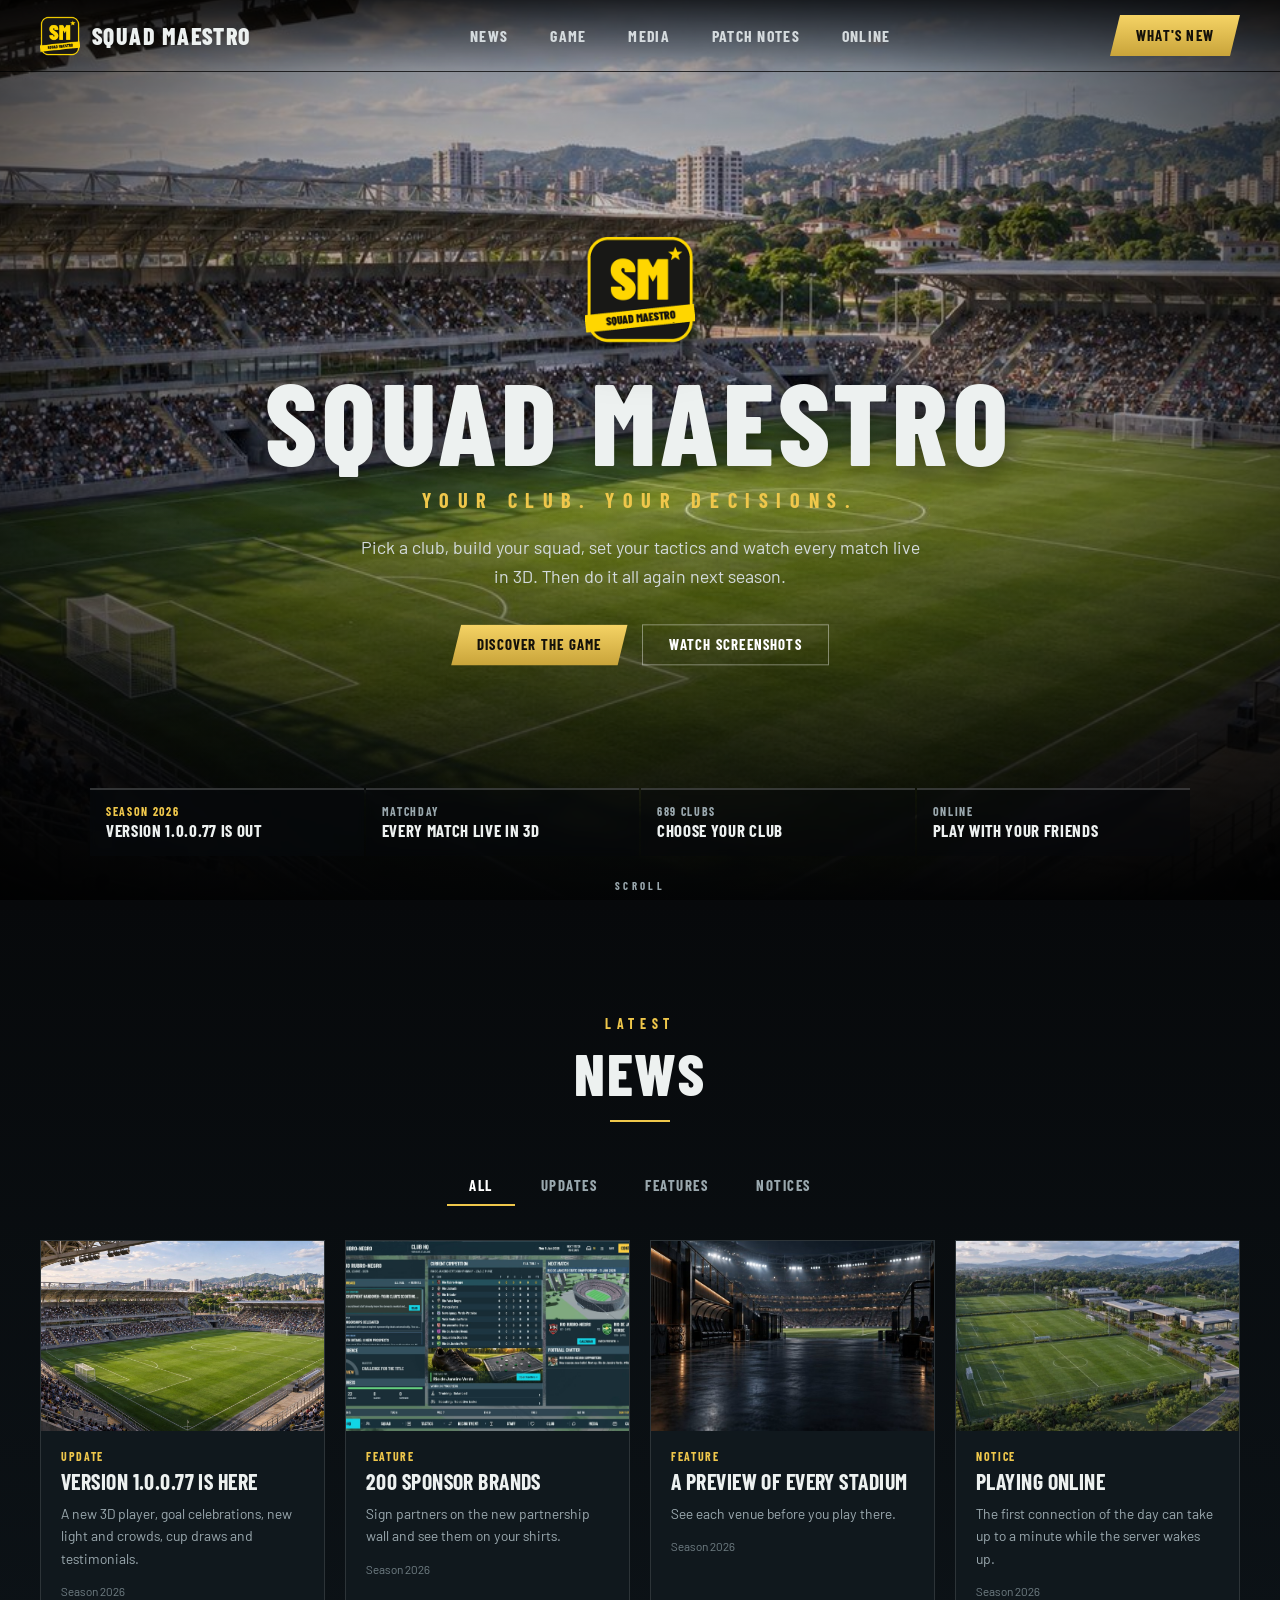
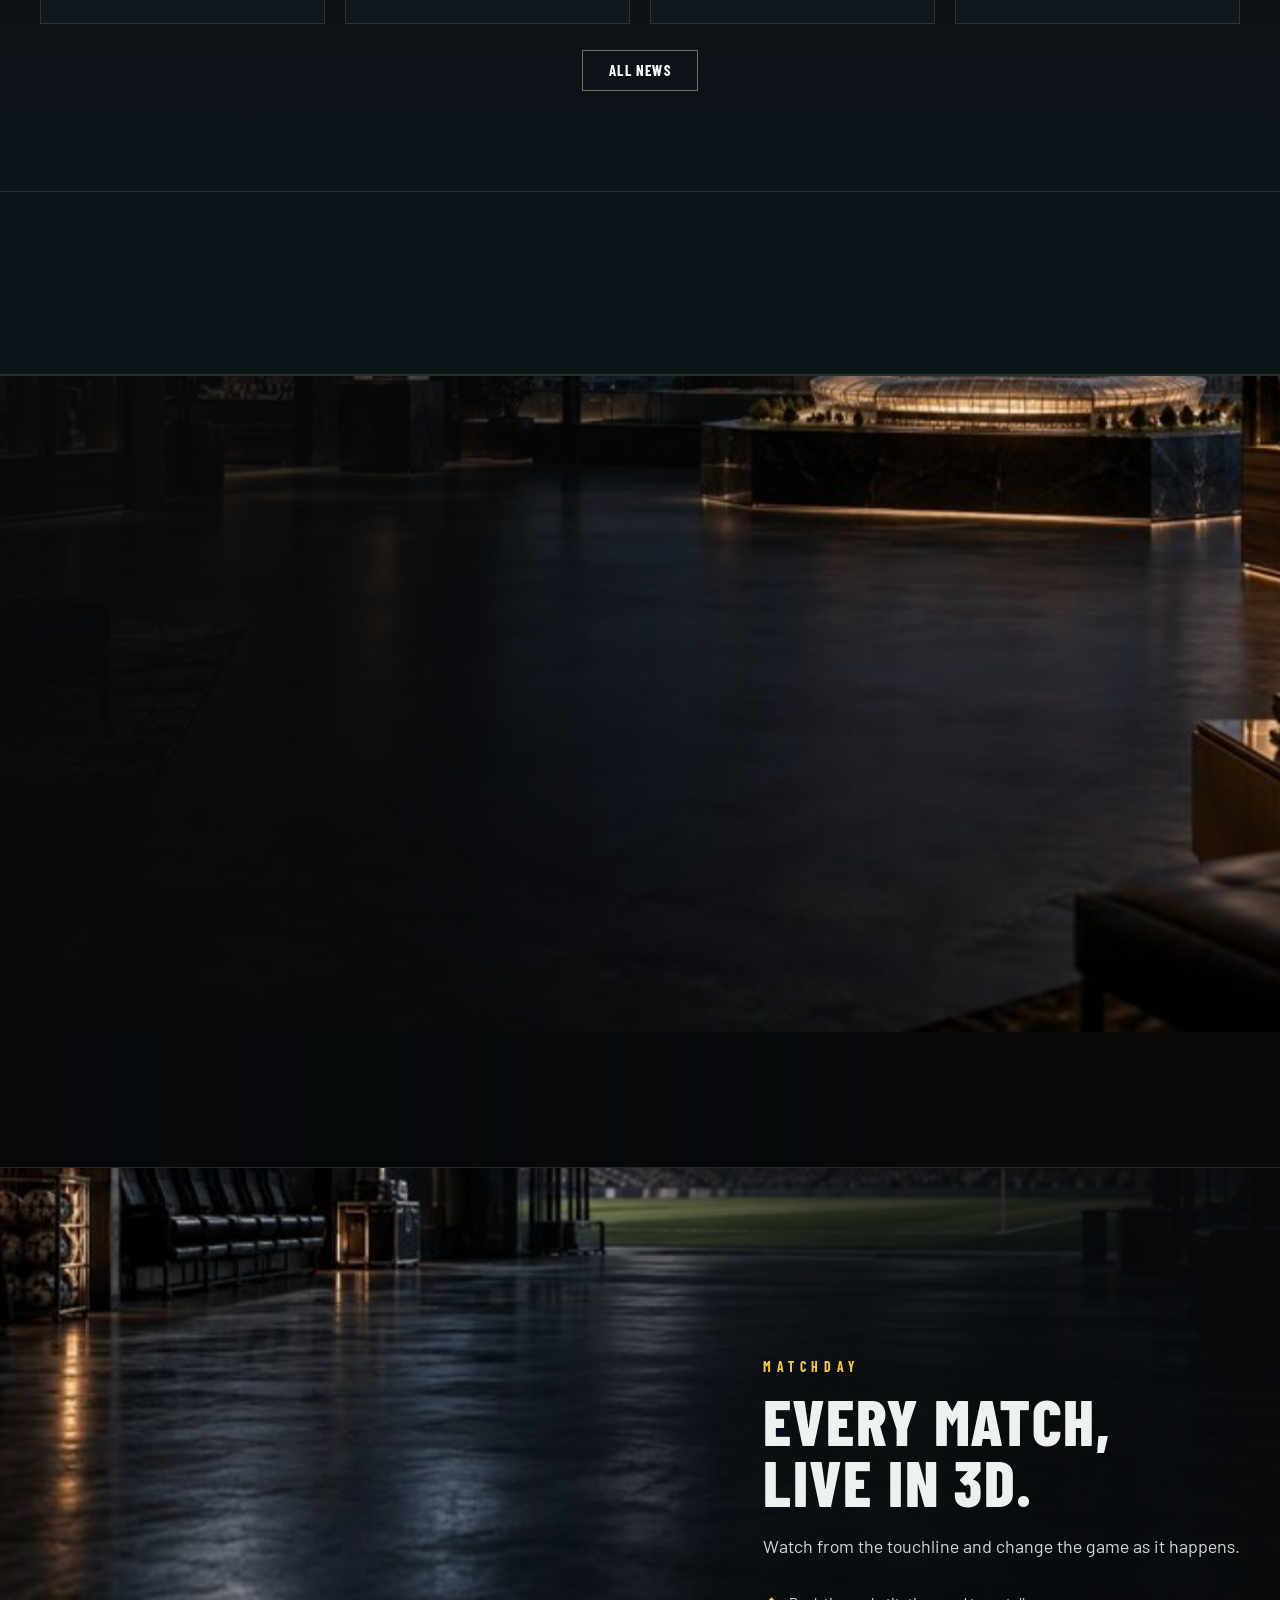
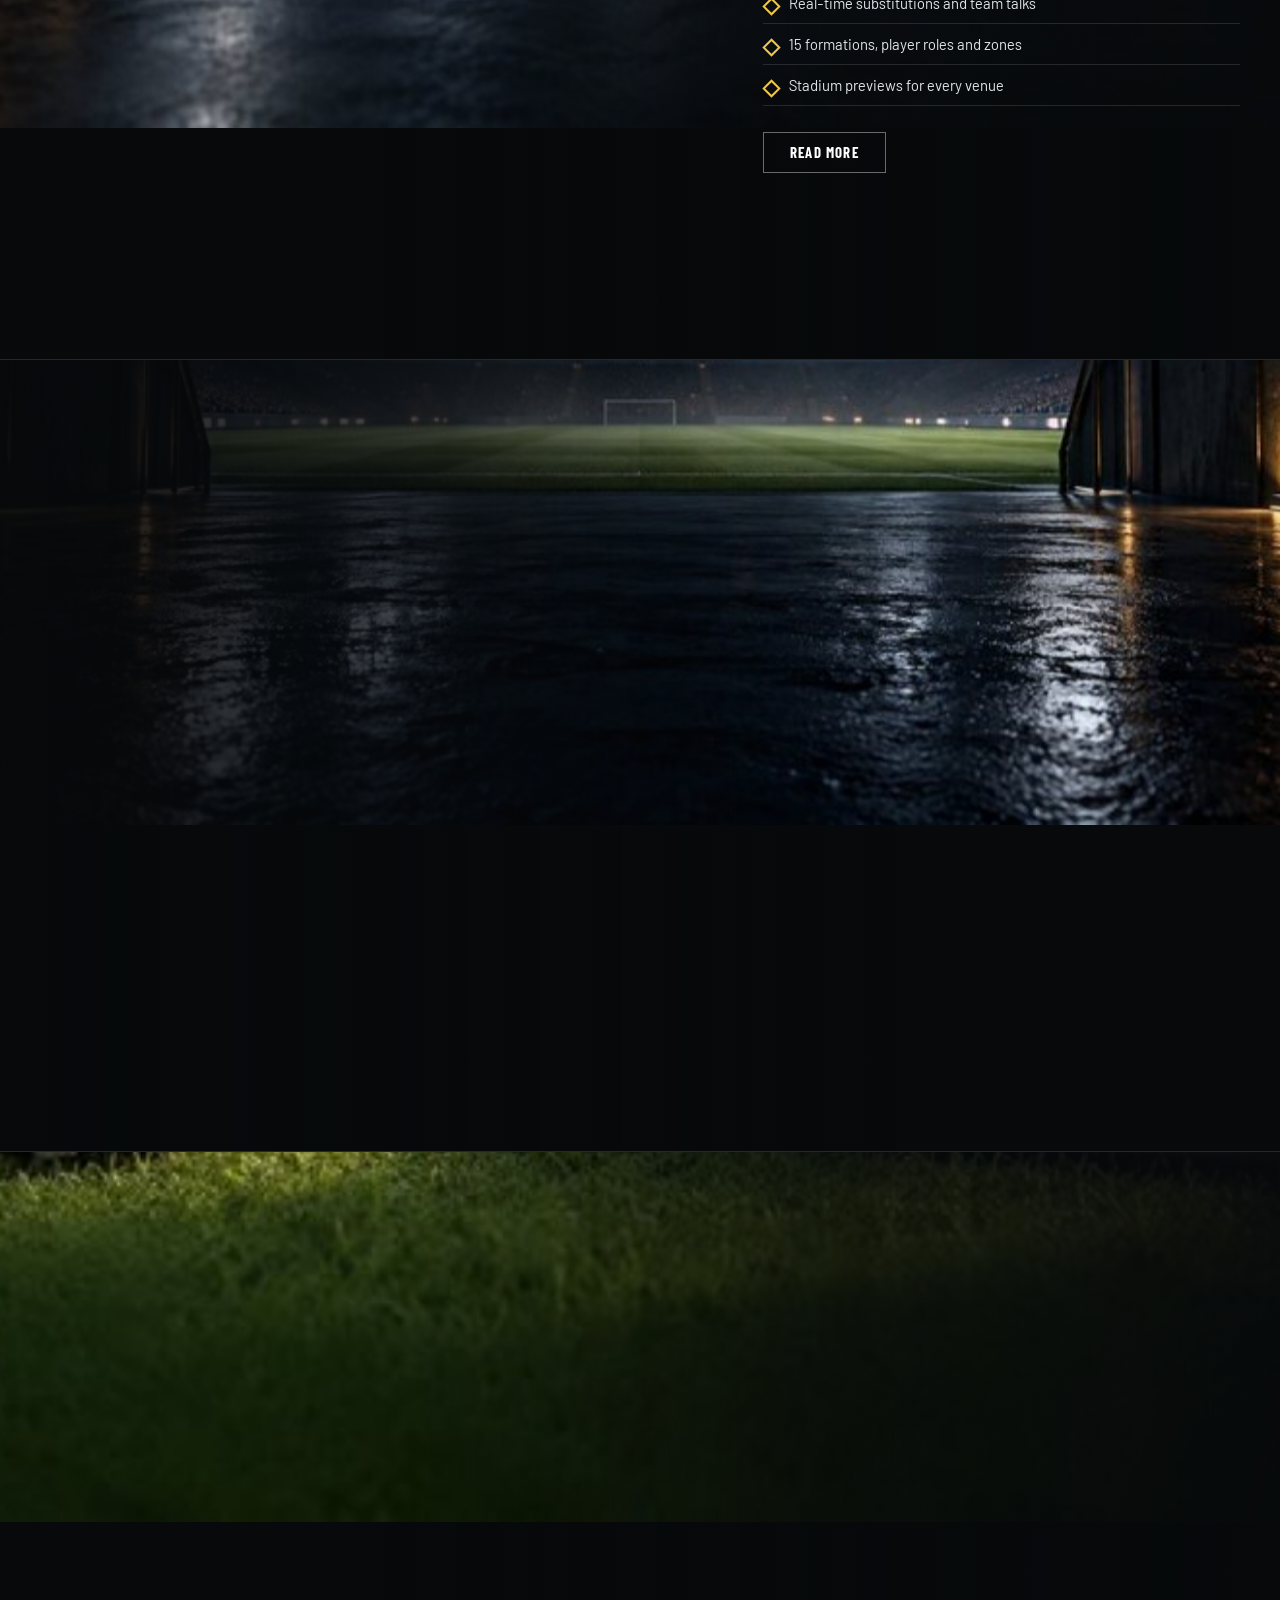
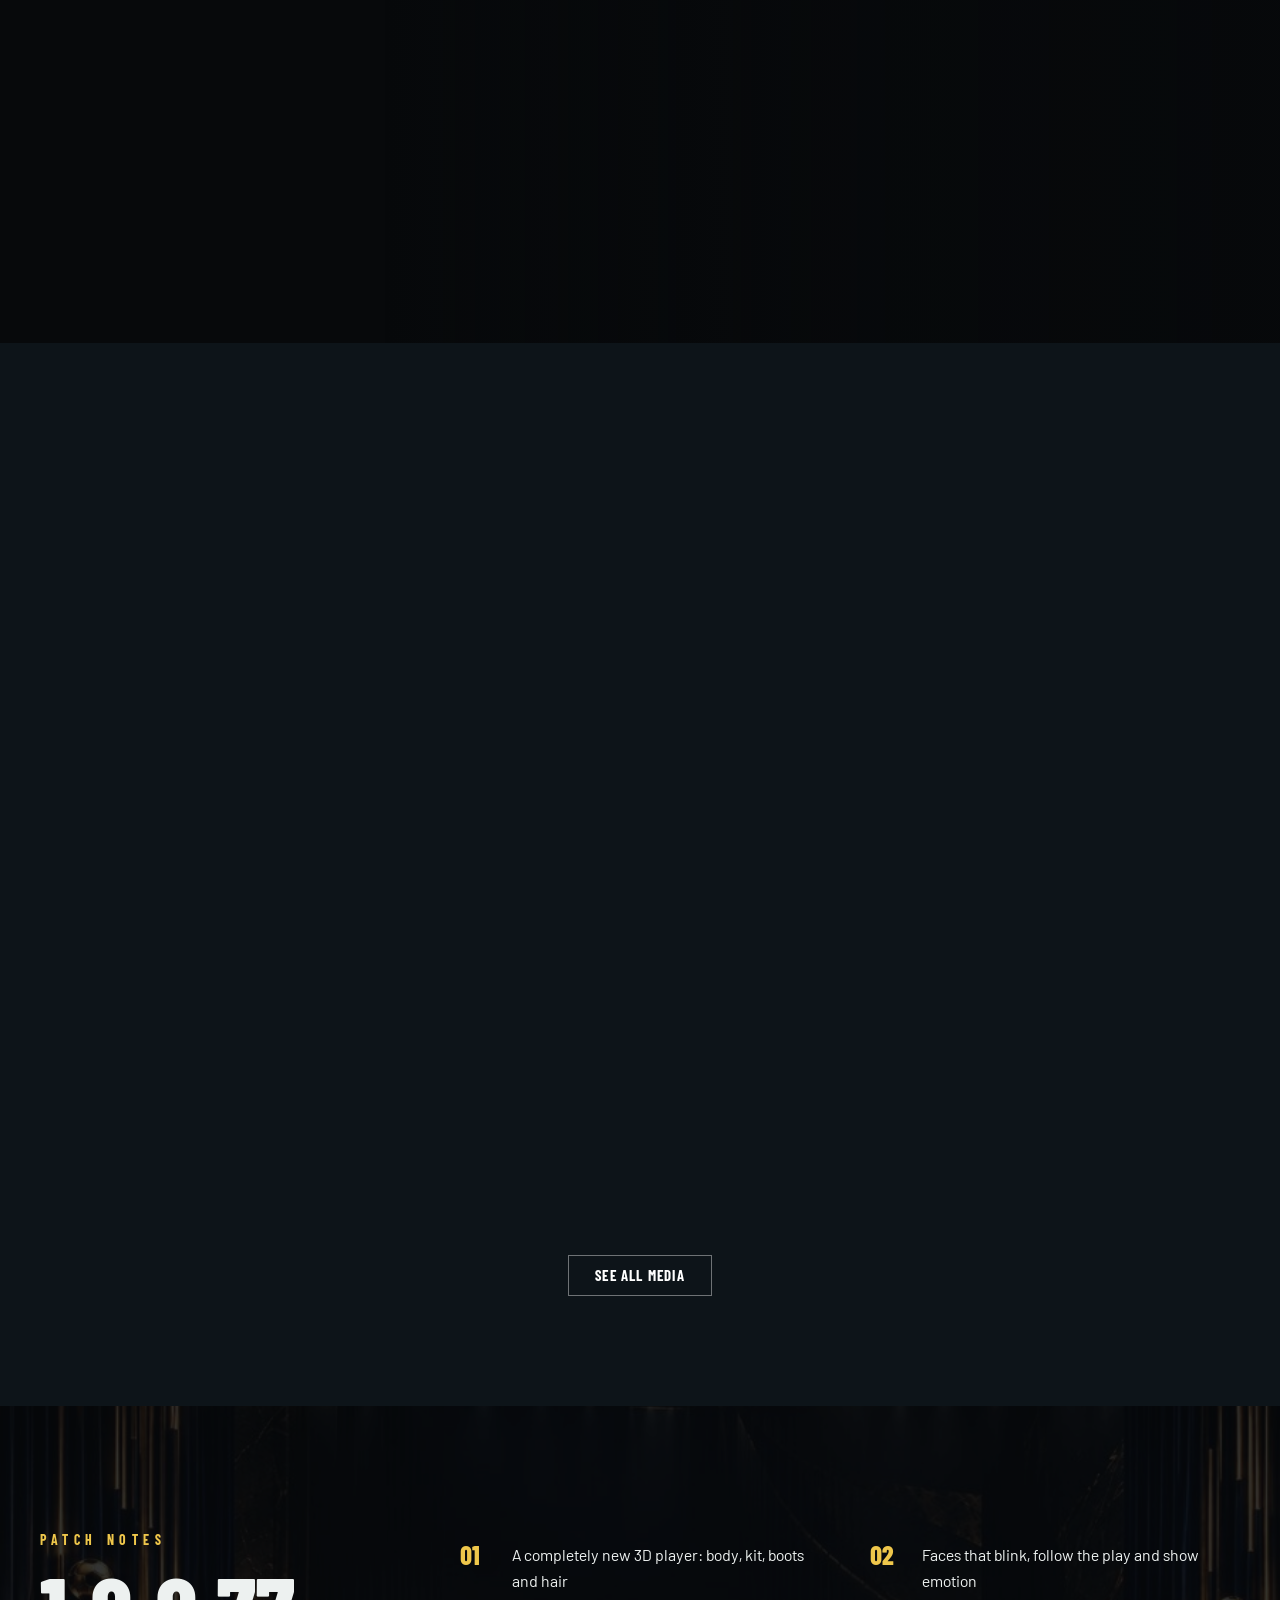
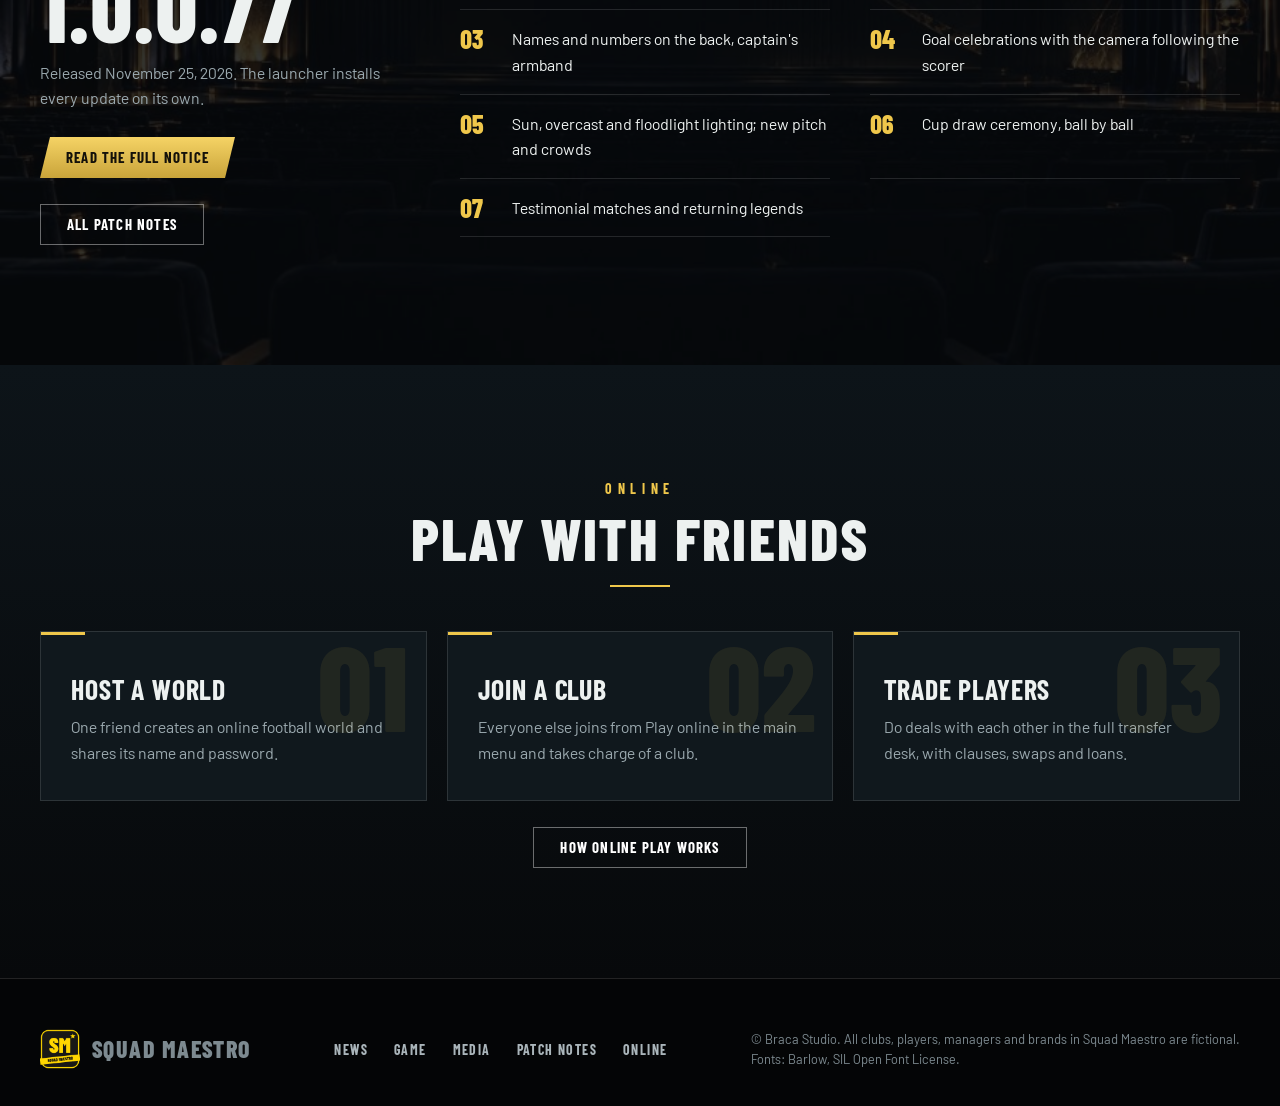
<file: index.html>
<!DOCTYPE html>
<html lang="en">
<head>
<meta charset="utf-8">
<meta name="viewport" content="width=device-width, initial-scale=1">
<title>Squad Maestro: Your club. Your decisions.</title>
<meta name="description" content="Squad Maestro is a football management game by Braca Studio. Pick a club, build your squad, set your tactics and watch every match live in 3D.">
<link rel="icon" href="assets/icon.png">
<link rel="stylesheet" href="assets/site.css?v=9">
</head>
<body>
<header class="top" id="top">
  <a class="logo" href="#"><img src="assets/icon.png" alt=""><b>SQUAD MAESTRO</b></a>
  <nav class="menu"><a href="news.html">News</a><a href="game.html">Game</a><a href="media.html">Media</a><a href="patch-notes.html">Patch notes</a><a href="game.html?id=online">Online</a></nav>
  <a class="cta" href="patch-notes.html?v=1.0.0.77">What's new</a>
</header>

<section class="hero" id="hero">
  <div class="slide on"><div class="img" style="background-image:url(assets/stadium.jpg)"></div></div>
  <div class="slide"><div class="img" style="background-image:url(assets/matchday.jpg)"></div></div>
  <div class="slide"><div class="img" style="background-image:url(assets/clubs.jpg)"></div></div>
  <div class="slide"><div class="img" style="background-image:url(assets/online.jpg)"></div></div>
  <div class="hero-txt">
    <img src="assets/icon.png" alt="Squad Maestro badge">
    <h1>Squad Maestro</h1>
    <div class="tl">Your club. Your decisions.</div>
    <p>Pick a club, build your squad, set your tactics and watch every match live in 3D. Then do it all again next season.</p>
    <div class="btns"><a class="cta" href="game.html">Discover the game</a><a class="ghost" href="media.html">Watch screenshots</a></div>
  </div>
  <div class="tabs">
    <div class="tab on"><span class="p"></span><small>Season 2026</small><b>Version 1.0.0.77 is out</b></div>
    <div class="tab"><span class="p"></span><small>Matchday</small><b>Every match live in 3D</b></div>
    <div class="tab"><span class="p"></span><small>689 clubs</small><b>Choose your club</b></div>
    <div class="tab"><span class="p"></span><small>Online</small><b>Play with your friends</b></div>
  </div>
  <div class="scroll">SCROLL</div>
</section>

<section class="news" id="news"><div class="wrap">
  <div class="sh reveal"><small>Latest</small><h2>News</h2><div class="dv"></div></div>
  <div class="ntabs"><button class="on" data-f="all">All</button><button data-f="update">Updates</button><button data-f="feature">Features</button><button data-f="notice">Notices</button></div>
  <div class="cards">
    <a class="card reveal" data-k="update" href="patch-notes.html?v=1.0.0.77"><div class="im" style="background-image:url(assets/stadium.jpg)"></div><div class="bd"><div class="tg">Update</div><h3>Version 1.0.0.77 is here</h3><p>A new 3D player, goal celebrations, new light and crowds, cup draws and testimonials.</p><div class="dt">Season 2026</div></div></a>
    <a class="card reveal" data-k="feature" href="news.html?id=sponsors"><div class="im" style="background-image:url(assets/shot_hq.jpg)"></div><div class="bd"><div class="tg">Feature</div><h3>200 sponsor brands</h3><p>Sign partners on the new partnership wall and see them on your shirts.</p><div class="dt">Season 2026</div></div></a>
    <a class="card reveal" data-k="feature" href="news.html?id=stadiums"><div class="im" style="background-image:url(assets/matchday.jpg)"></div><div class="bd"><div class="tg">Feature</div><h3>A preview of every stadium</h3><p>See each venue before you play there.</p><div class="dt">Season 2026</div></div></a>
    <a class="card reveal" data-k="notice" href="news.html?id=online"><div class="im" style="background-image:url(assets/online.jpg)"></div><div class="bd"><div class="tg">Notice</div><h3>Playing online</h3><p>The first connection of the day can take up to a minute while the server wakes up.</p><div class="dt">Season 2026</div></div></a>
  </div>
  <div style="text-align:center"><a class="ghost more" href="news.html">All news</a></div>
</div></section>

<div class="stats"><div class="wrap">
  <a class="st reveal" href="game.html?id=clubs"><b>689</b><span>Fictional clubs</span></a>
  <a class="st reveal" href="news.html?id=sponsors"><b>200</b><span>Sponsor brands</span></a>
  <a class="st reveal" href="game.html?id=tactics"><b>15</b><span>Formations</span></a>
  <a class="st reveal" href="game.html?id=matchday"><b>3D</b><span>Live matches</span></a>
</div></div>

<div id="game">
<section class="feat"><div class="bgi" style="background-image:url(assets/clubs.jpg)"></div><div class="tx reveal"><small>CHOOSE YOUR CLUB</small><h2>689 clubs.<br>One is yours.</h2><p>Browse clubs by country, division or name. Every club has its own crest, home and away kits, budget, debt and board expectations.</p><ul><li>Original crests and kits for every club</li><li>Brazil's four national divisions</li><li>Budget, squad and board goals before you sign</li></ul><a class="ghost more" href="game.html?id=clubs">Read more</a></div></section>
<section class="feat r"><div class="bgi" style="background-image:url(assets/matchday.jpg)"></div><div class="tx reveal"><small>MATCHDAY</small><h2>Every match,<br>live in 3D.</h2><p>Watch from the touchline and change the game as it happens.</p><ul><li>Real-time substitutions and team talks</li><li>15 formations, player roles and zones</li><li>Stadium previews for every venue</li></ul><a class="ghost more" href="game.html?id=matchday">Read more</a></div></section>
<section class="feat"><div class="bgi" style="background-image:url(assets/hq.jpg)"></div><div class="tx reveal"><small>CLUB HQ</small><h2>Run the<br>whole club.</h2><p>Money, people and reputation are all in your hands.</p><ul><li>Sponsors, finances and signing fees</li><li>Staff, scouting and the youth academy</li><li>A reputation that grows or falls every season</li></ul><a class="ghost more" href="game.html?id=hq">Read more</a></div></section>
<section class="feat r"><div class="bgi" style="background-image:url(assets/tactics.jpg)"></div><div class="tx reveal"><small>TRANSFERS</small><h2>Close the<br>big deals.</h2><p>Negotiate in a full transfer desk, with the AI or with your friends.</p><ul><li>Payments over time, sell-on clauses and bonuses</li><li>Buy-back clauses, swaps, loans and loan with option to buy</li><li>Counter-offers until both sides agree</li></ul><a class="ghost more" href="game.html?id=transfers">Read more</a></div></section>
</div>

<section class="media" id="media"><div class="wrap">
  <div class="sh reveal"><small>Gallery</small><h2>Media</h2><div class="dv"></div></div>
  <div class="gal reveal">
    <figure><img src="assets/shot_hq.jpg" alt="Club HQ"><figcaption>Club HQ</figcaption></figure>
    <figure><img src="assets/shot_transfer.jpg" alt="Transfer desk"><figcaption>Transfer desk</figcaption></figure>
    <figure><img src="assets/shot_squad.jpg" alt="Squad and scouting"><figcaption>Squad and scouting</figcaption></figure>
  </div>
  <div style="text-align:center"><a class="ghost more" href="media.html">See all media</a></div>
</div></section>

<section class="patch" id="patch"><div class="bgi"></div><div class="wrap">
  <div class="v reveal"><small>PATCH NOTES</small><b>1.0.0.77</b><p>Released November 25, 2026. The launcher installs every update on its own.</p><a class="cta more" href="patch-notes.html?v=1.0.0.77">Read the full notice</a><br><a class="ghost more" href="patch-notes.html">All patch notes</a></div>
  <ol class="reveal" onclick="location='patch-notes.html?v=1.0.0.77'" style="cursor:pointer">
    <li>A completely new 3D player: body, kit, boots and hair</li>
    <li>Faces that blink, follow the play and show emotion</li>
    <li>Names and numbers on the back, captain's armband</li>
    <li>Goal celebrations with the camera following the scorer</li>
    <li>Sun, overcast and floodlight lighting; new pitch and crowds</li>
    <li>Cup draw ceremony, ball by ball</li>
    <li>Testimonial matches and returning legends</li>
  </ol>
</div></section>

<section class="online" id="online"><div class="wrap">
  <div class="sh reveal"><small>Online</small><h2>Play with friends</h2><div class="dv"></div></div>
  <div class="steps">
    <div class="step reveal"><i>01</i><h3>Host a world</h3><p>One friend creates an online football world and shares its name and password.</p></div>
    <div class="step reveal"><i>02</i><h3>Join a club</h3><p>Everyone else joins from Play online in the main menu and takes charge of a club.</p></div>
    <div class="step reveal"><i>03</i><h3>Trade players</h3><p>Do deals with each other in the full transfer desk, with clauses, swaps and loans.</p></div>
  </div>
  <div style="text-align:center"><a class="ghost more" href="game.html?id=online">How online play works</a></div>
</div></section>

<footer><div class="wrap">
  <a class="logo" href="#"><img src="assets/icon.png" alt=""><b>SQUAD MAESTRO</b></a>
  <div class="fl"><a href="news.html">News</a><a href="game.html">Game</a><a href="media.html">Media</a><a href="patch-notes.html">Patch notes</a><a href="game.html?id=online">Online</a></div>
  <div>© Braca Studio. All clubs, players, managers and brands in Squad Maestro are fictional.<br>Fonts: Barlow, SIL Open Font License.</div>
</div></footer>

<div class="lb" id="lb" onclick="this.style.display='none'"><img id="lbimg" alt=""></div>
<script>
const top_=document.getElementById('top');addEventListener('scroll',()=>top_.classList.toggle('solid',scrollY>40));
const sl=[...document.querySelectorAll('.slide')],tb=[...document.querySelectorAll('.tab')];let si=0,tm;
function go(i){sl[si].classList.remove('on');tb[si].classList.remove('on');si=i;void tb[si].offsetWidth;sl[si].classList.add('on');tb[si].classList.add('on');clearTimeout(tm);tm=setTimeout(()=>go((si+1)%sl.length),7000)}
tb.forEach((t,i)=>t.onclick=()=>go(i));tm=setTimeout(()=>go(1),7000);
const io=new IntersectionObserver(es=>es.forEach(e=>{if(e.isIntersecting){e.target.classList.add('in');io.unobserve(e.target)}}),{threshold:.15});
document.querySelectorAll('.reveal').forEach(e=>io.observe(e));
document.querySelectorAll('.ntabs button').forEach(b=>b.onclick=()=>{document.querySelectorAll('.ntabs button').forEach(x=>x.classList.toggle('on',x==b));document.querySelectorAll('.card').forEach(c=>c.style.display=(b.dataset.f=='all'||c.dataset.k==b.dataset.f)?'':'none')});
document.querySelectorAll('.gal figure').forEach(f=>f.onclick=()=>{lbimg.src=f.querySelector('img').src;lb.style.display='flex'});
const fb=[...document.querySelectorAll('.feat .bgi')];function px(){if(innerWidth<1000)return;fb.forEach(b=>{const r=b.parentNode.getBoundingClientRect();b.style.transform='translateY('+((r.top+r.height/2-innerHeight/2)*-0.12)+'px)'})}addEventListener('scroll',px);px();
if(location.search.includes('shot'))document.querySelectorAll('.reveal').forEach(e=>e.classList.add('in'));
</script>
</body>
</html>
</file>
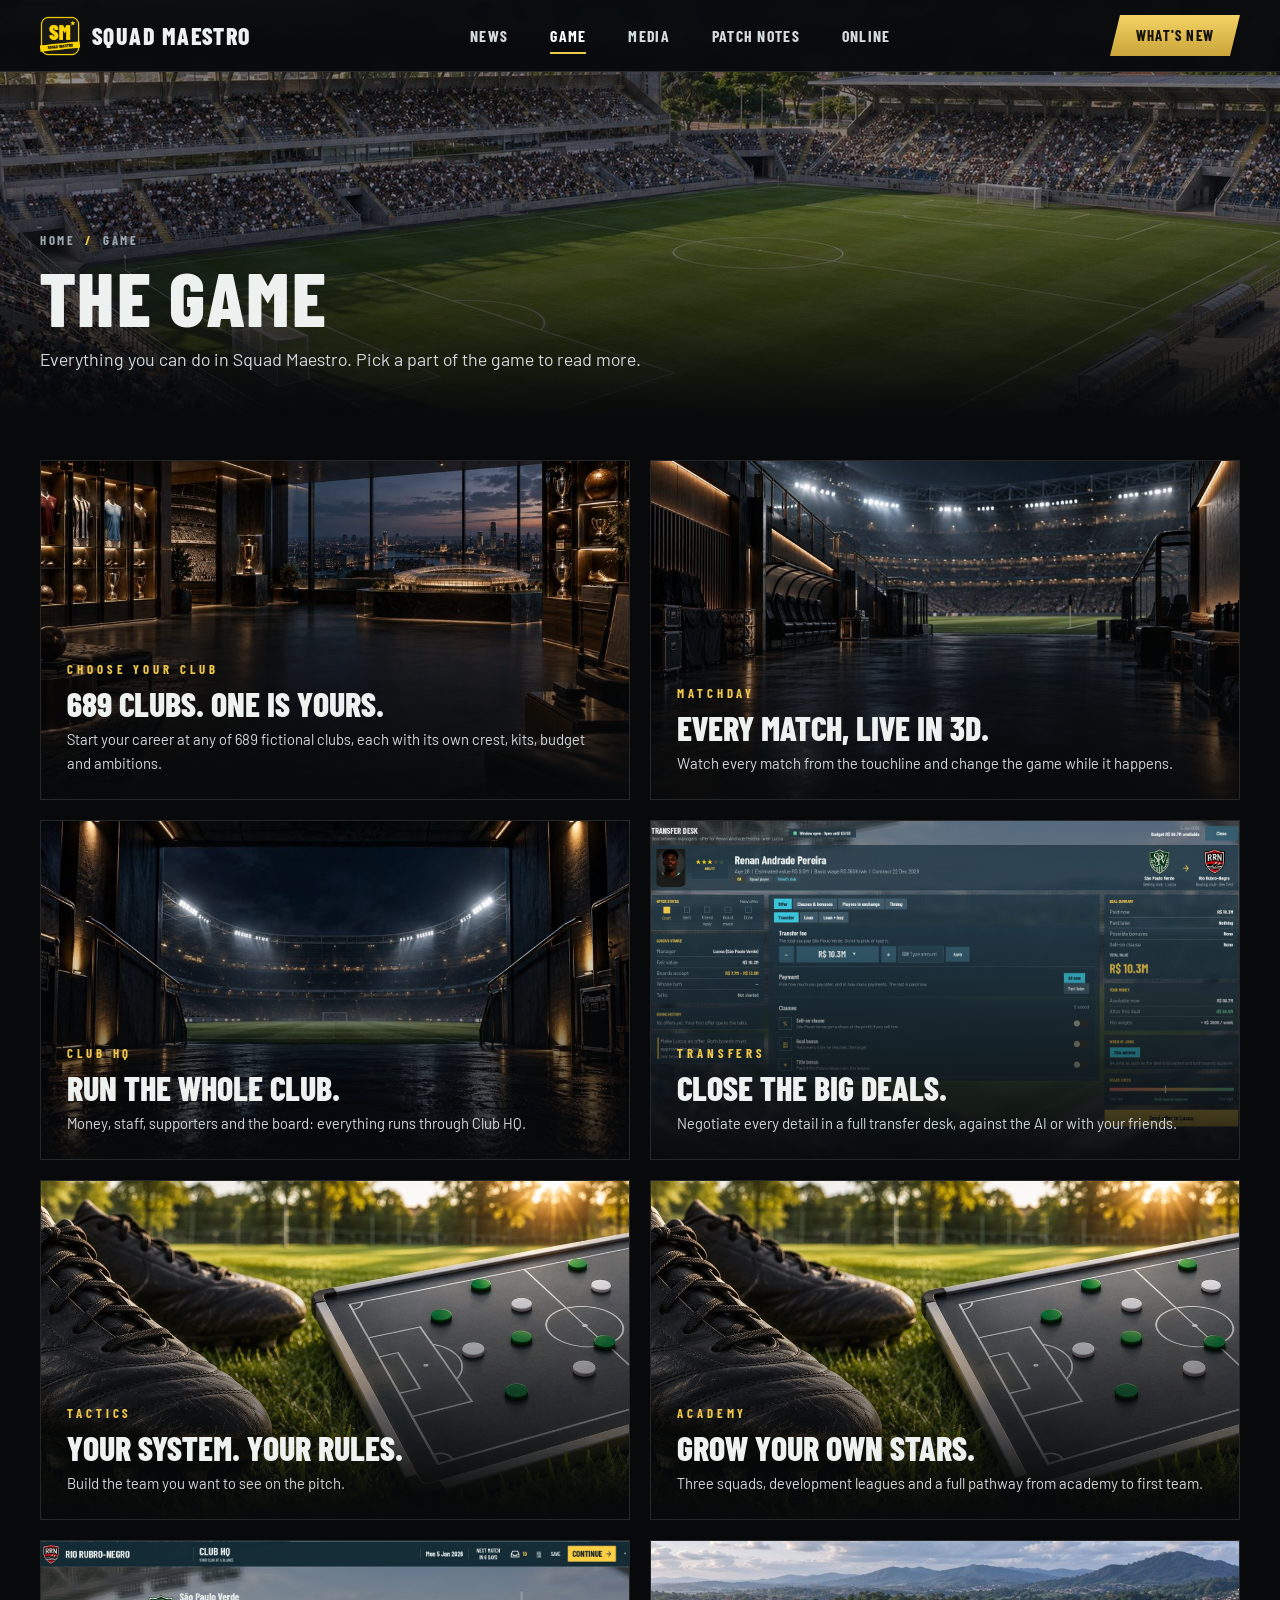
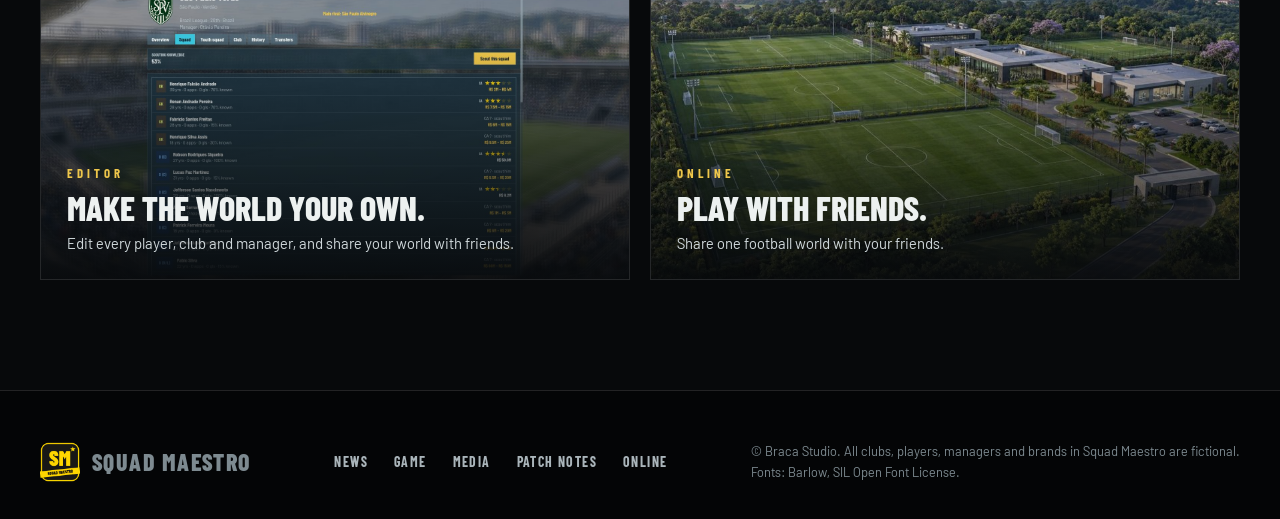
<file: game.html>
<!DOCTYPE html>
<html lang="en">
<head>
<meta charset="utf-8">
<meta name="viewport" content="width=device-width, initial-scale=1">
<title>Squad Maestro</title>
<link rel="icon" href="assets/icon.png">
<link rel="stylesheet" href="assets/site.css?v=9">
</head>
<body data-page="game">
<main id="main"></main>
<script src="assets/data.js?v=9"></script>
<script src="assets/sub.js?v=9"></script>
</body>
</html>
</file>
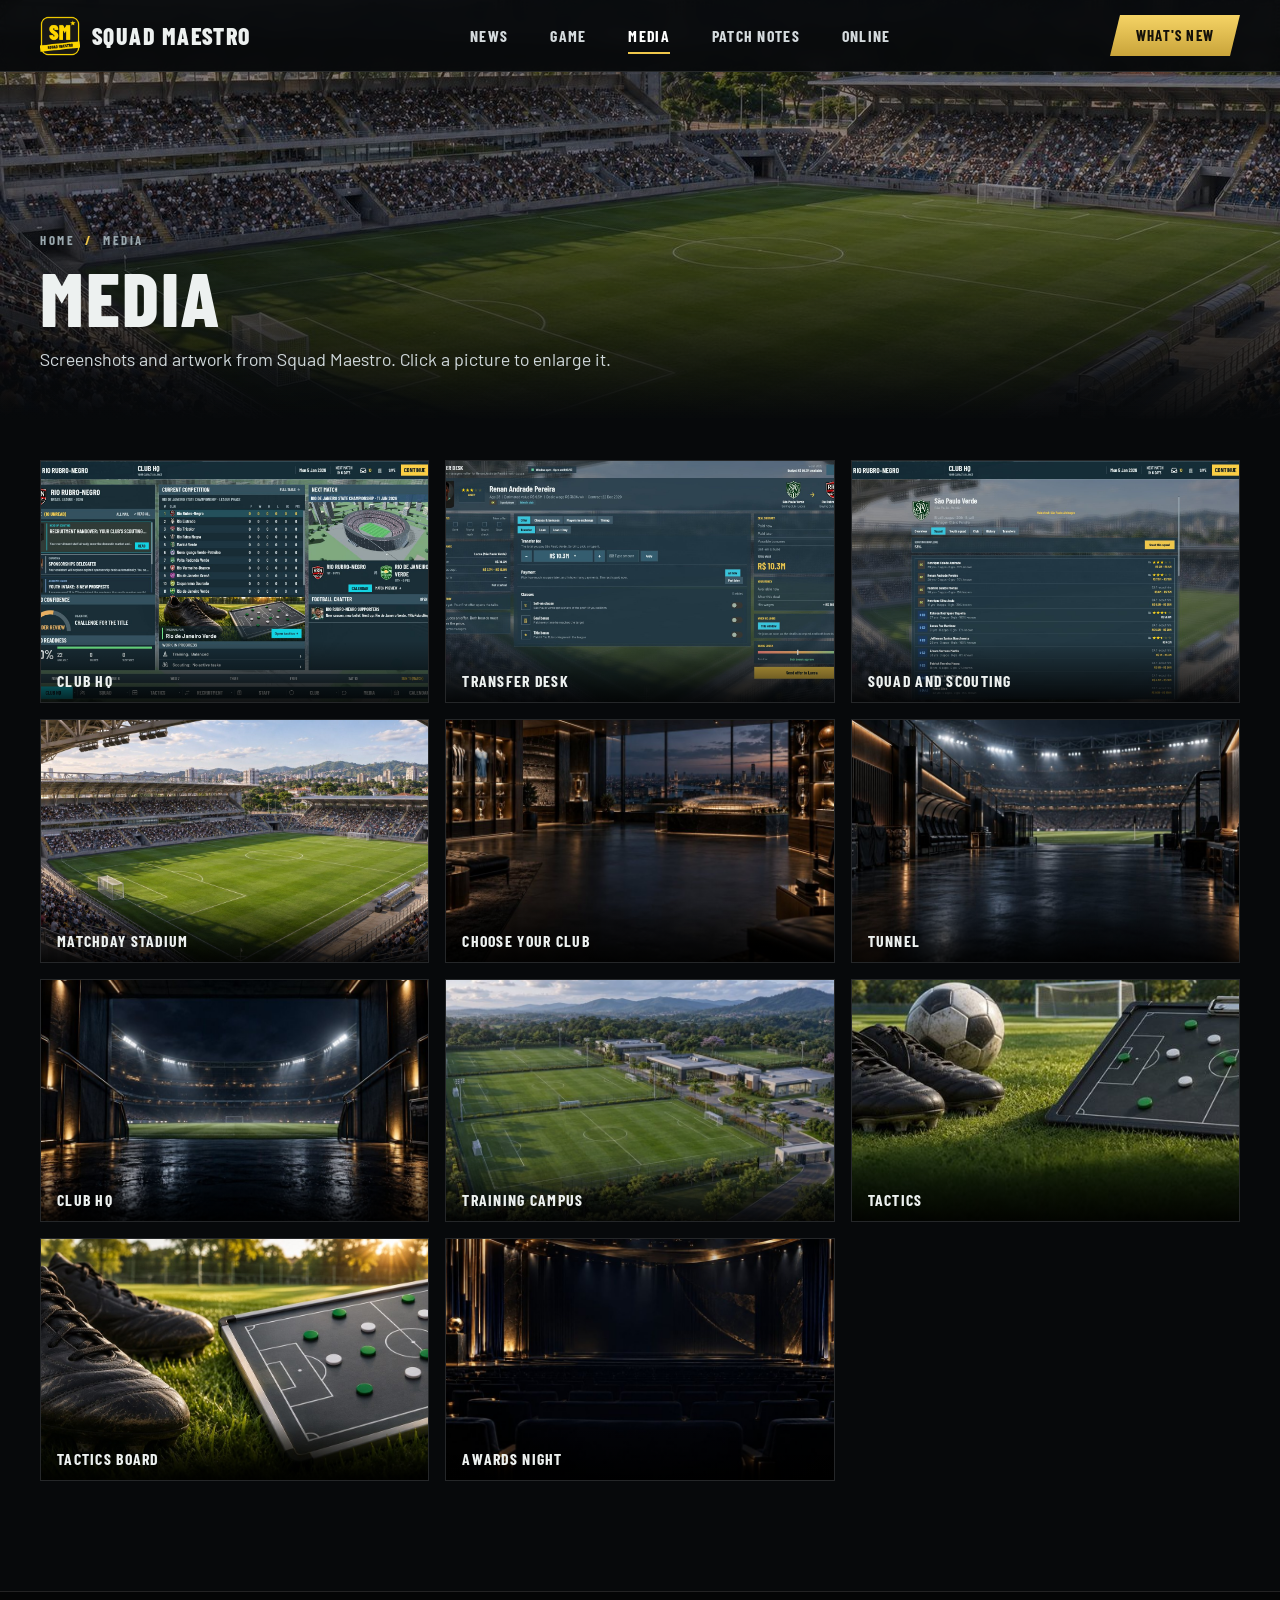
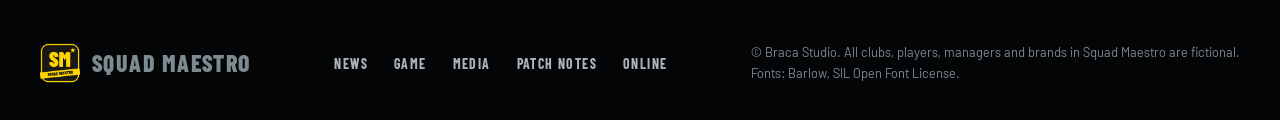
<file: media.html>
<!DOCTYPE html>
<html lang="en">
<head>
<meta charset="utf-8">
<meta name="viewport" content="width=device-width, initial-scale=1">
<title>Squad Maestro</title>
<link rel="icon" href="assets/icon.png">
<link rel="stylesheet" href="assets/site.css?v=9">
</head>
<body data-page="media">
<main id="main"></main>
<script src="assets/data.js?v=9"></script>
<script src="assets/sub.js?v=9"></script>
</body>
</html>
</file>
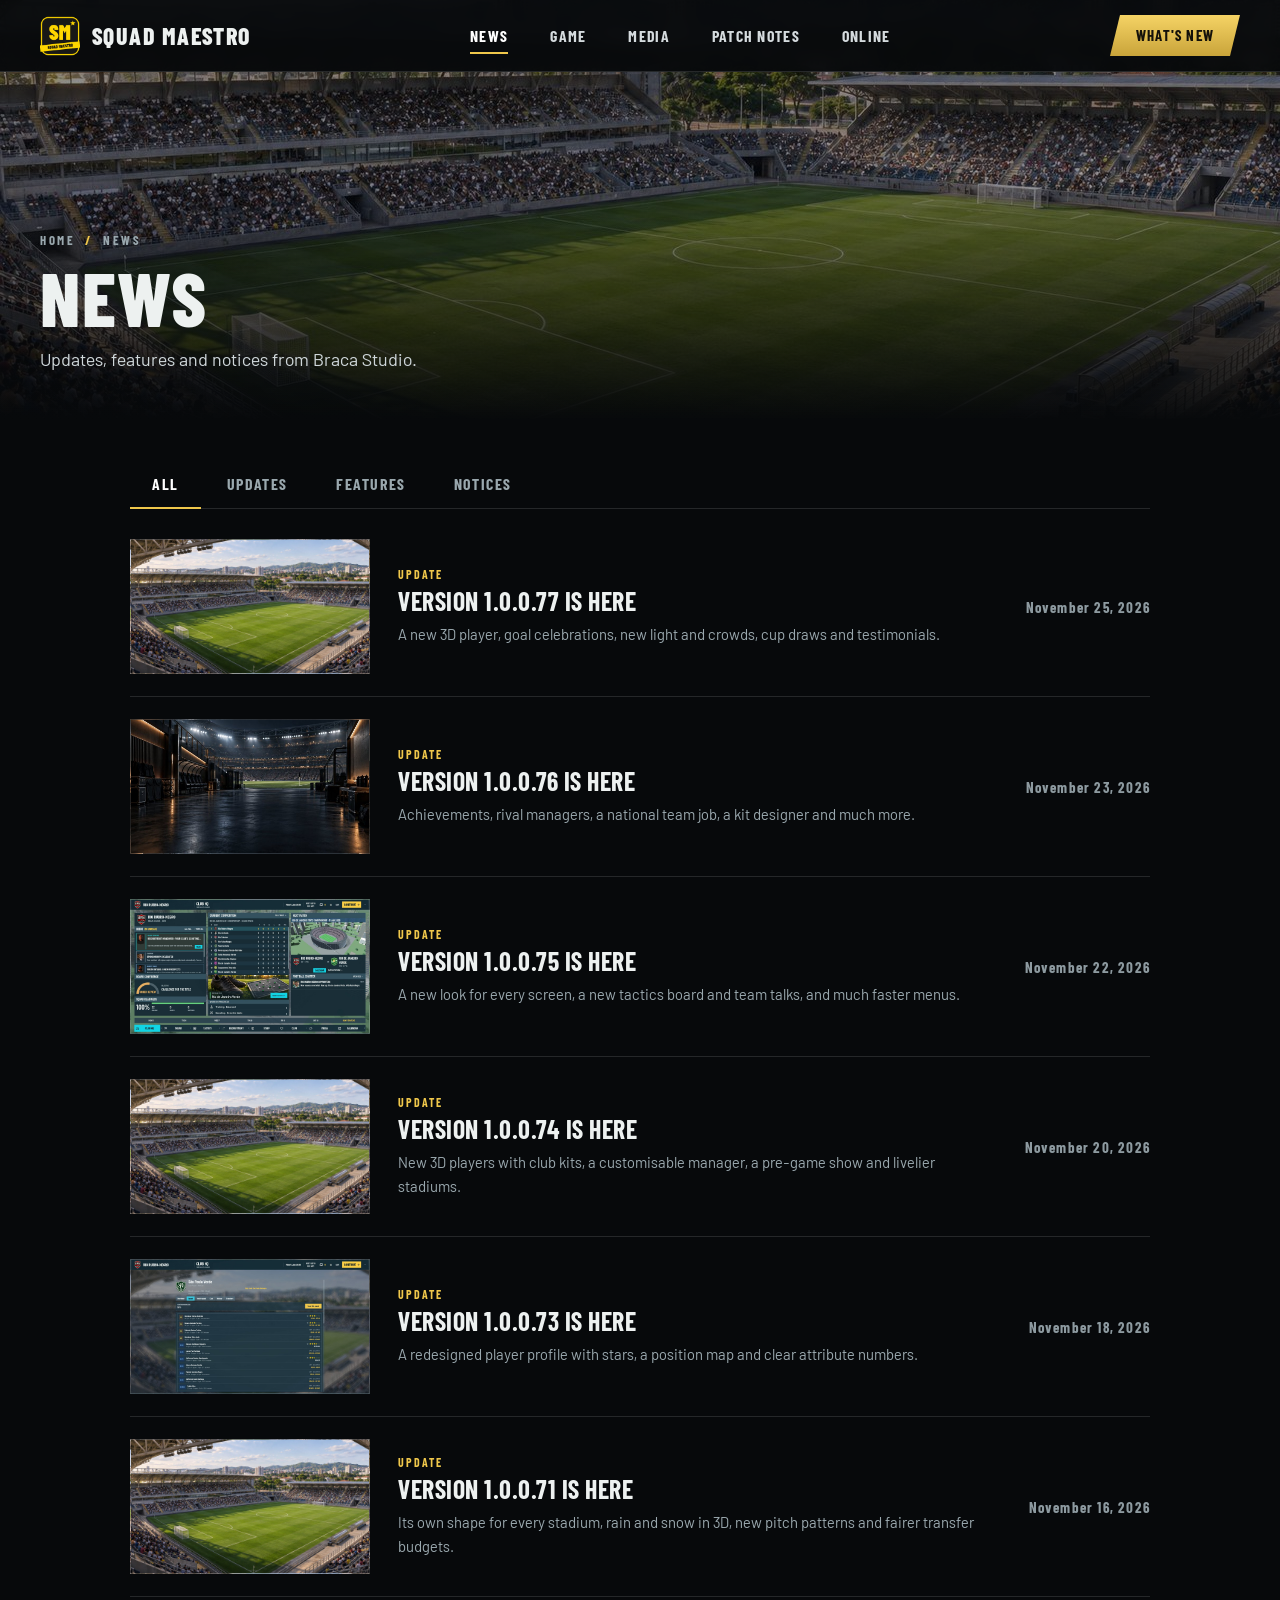
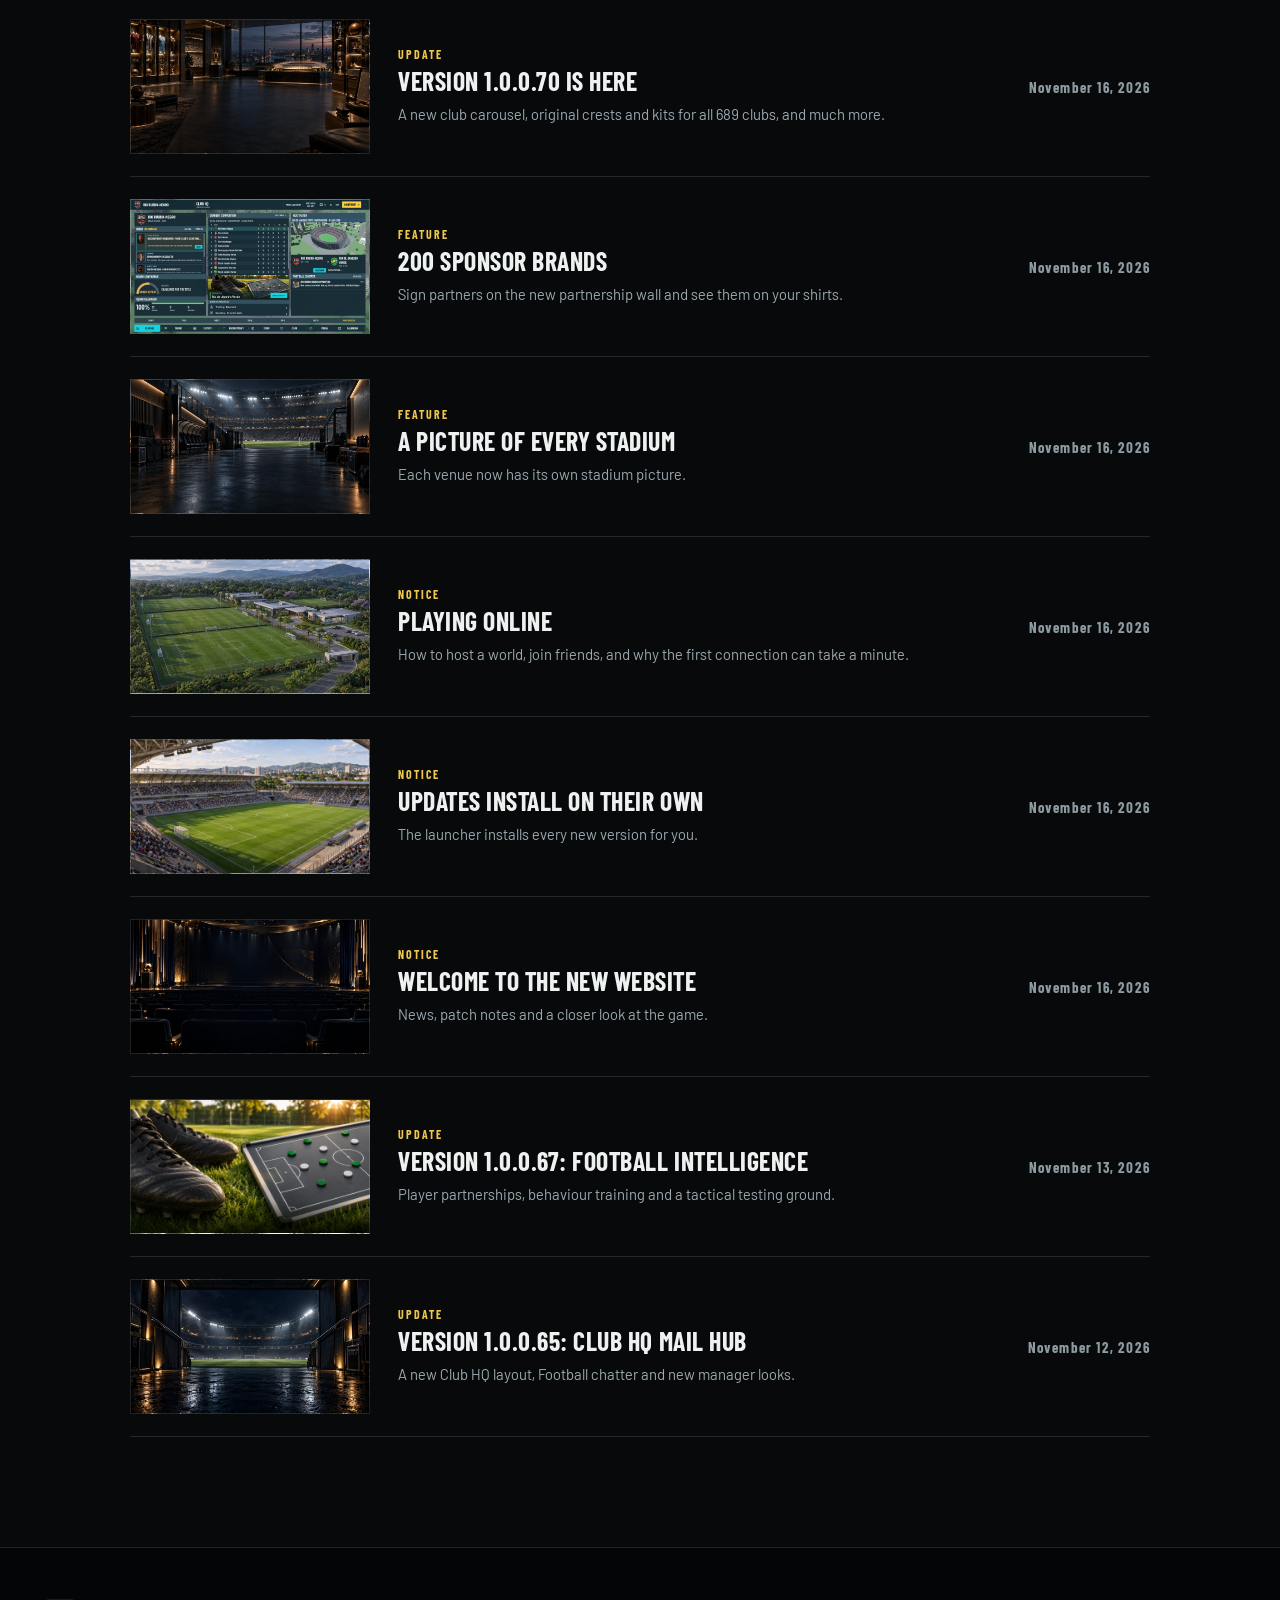
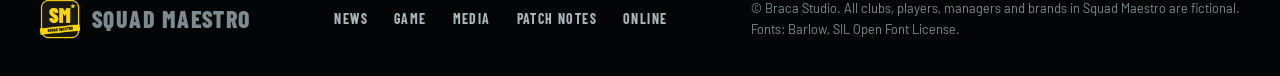
<file: news.html>
<!DOCTYPE html>
<html lang="en">
<head>
<meta charset="utf-8">
<meta name="viewport" content="width=device-width, initial-scale=1">
<title>Squad Maestro</title>
<link rel="icon" href="assets/icon.png">
<link rel="stylesheet" href="assets/site.css?v=9">
</head>
<body data-page="news">
<main id="main"></main>
<script src="assets/data.js?v=9"></script>
<script src="assets/sub.js?v=9"></script>
</body>
</html>
</file>
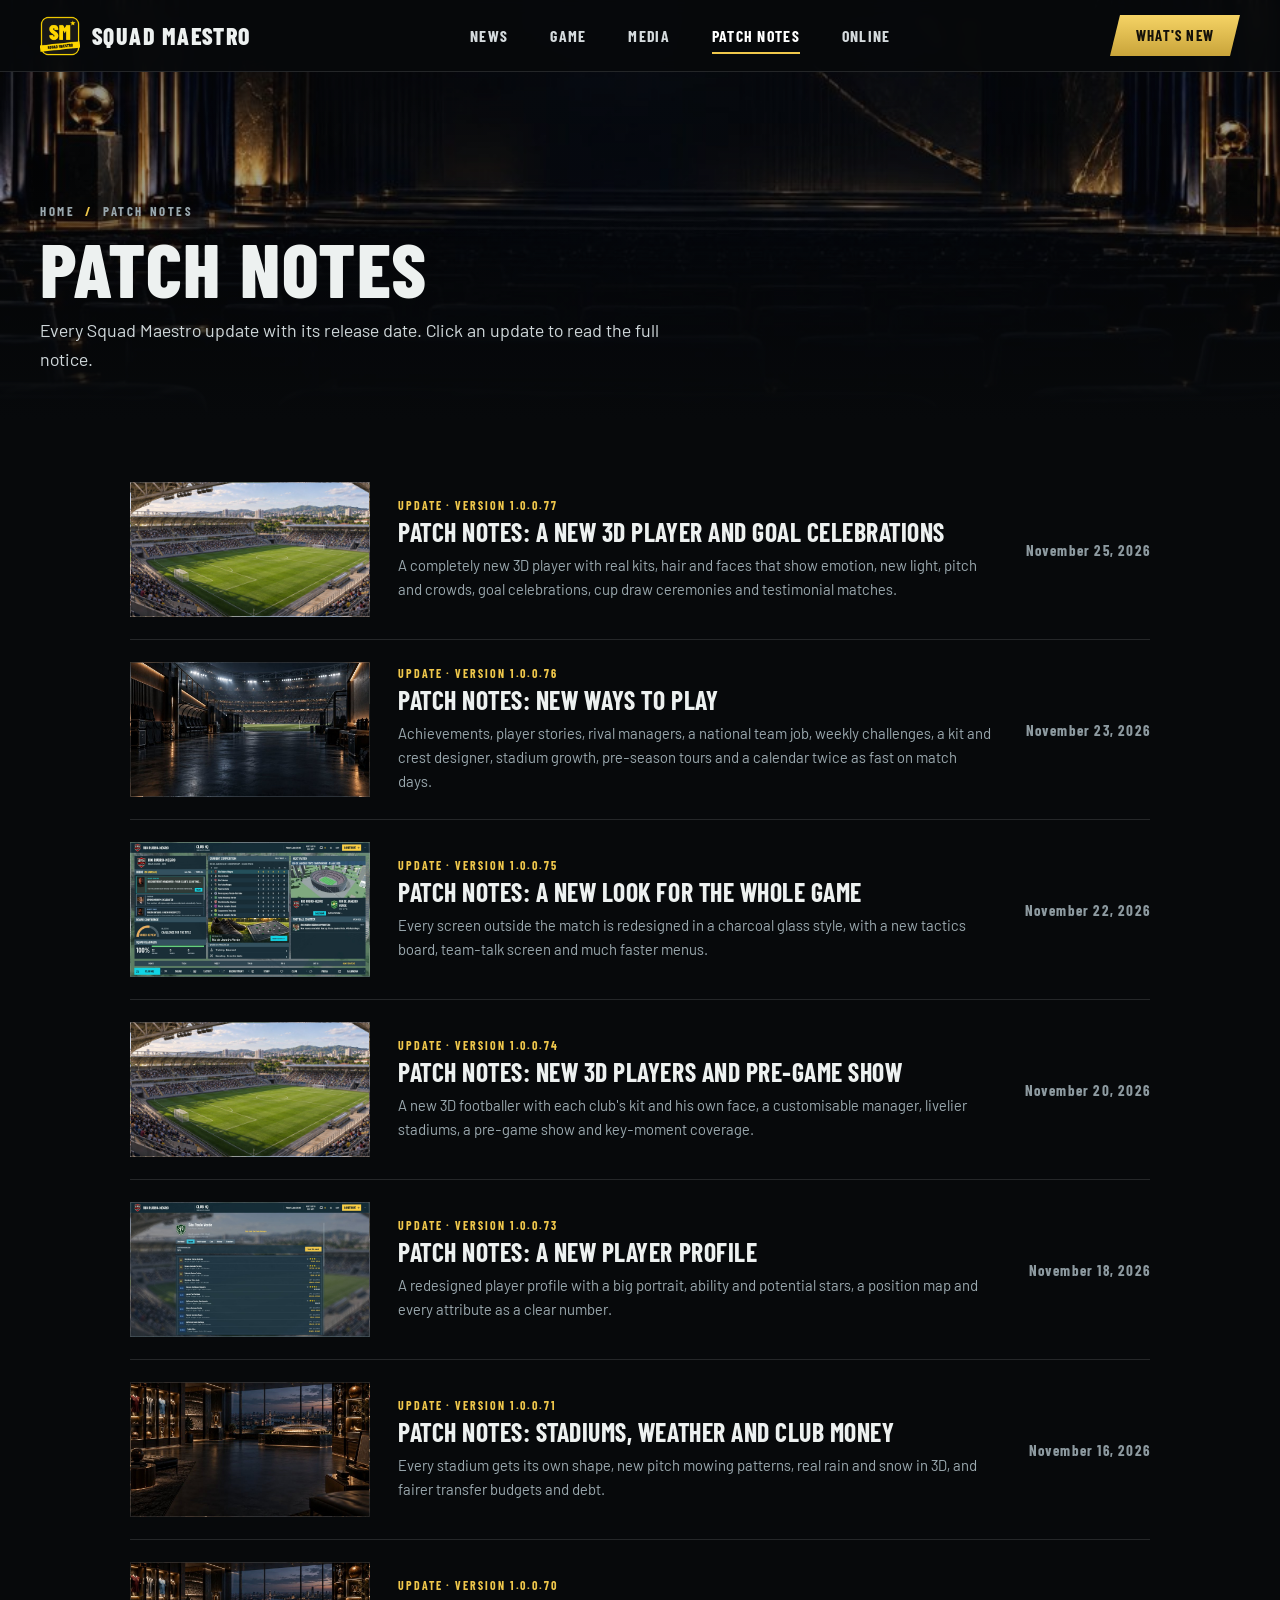
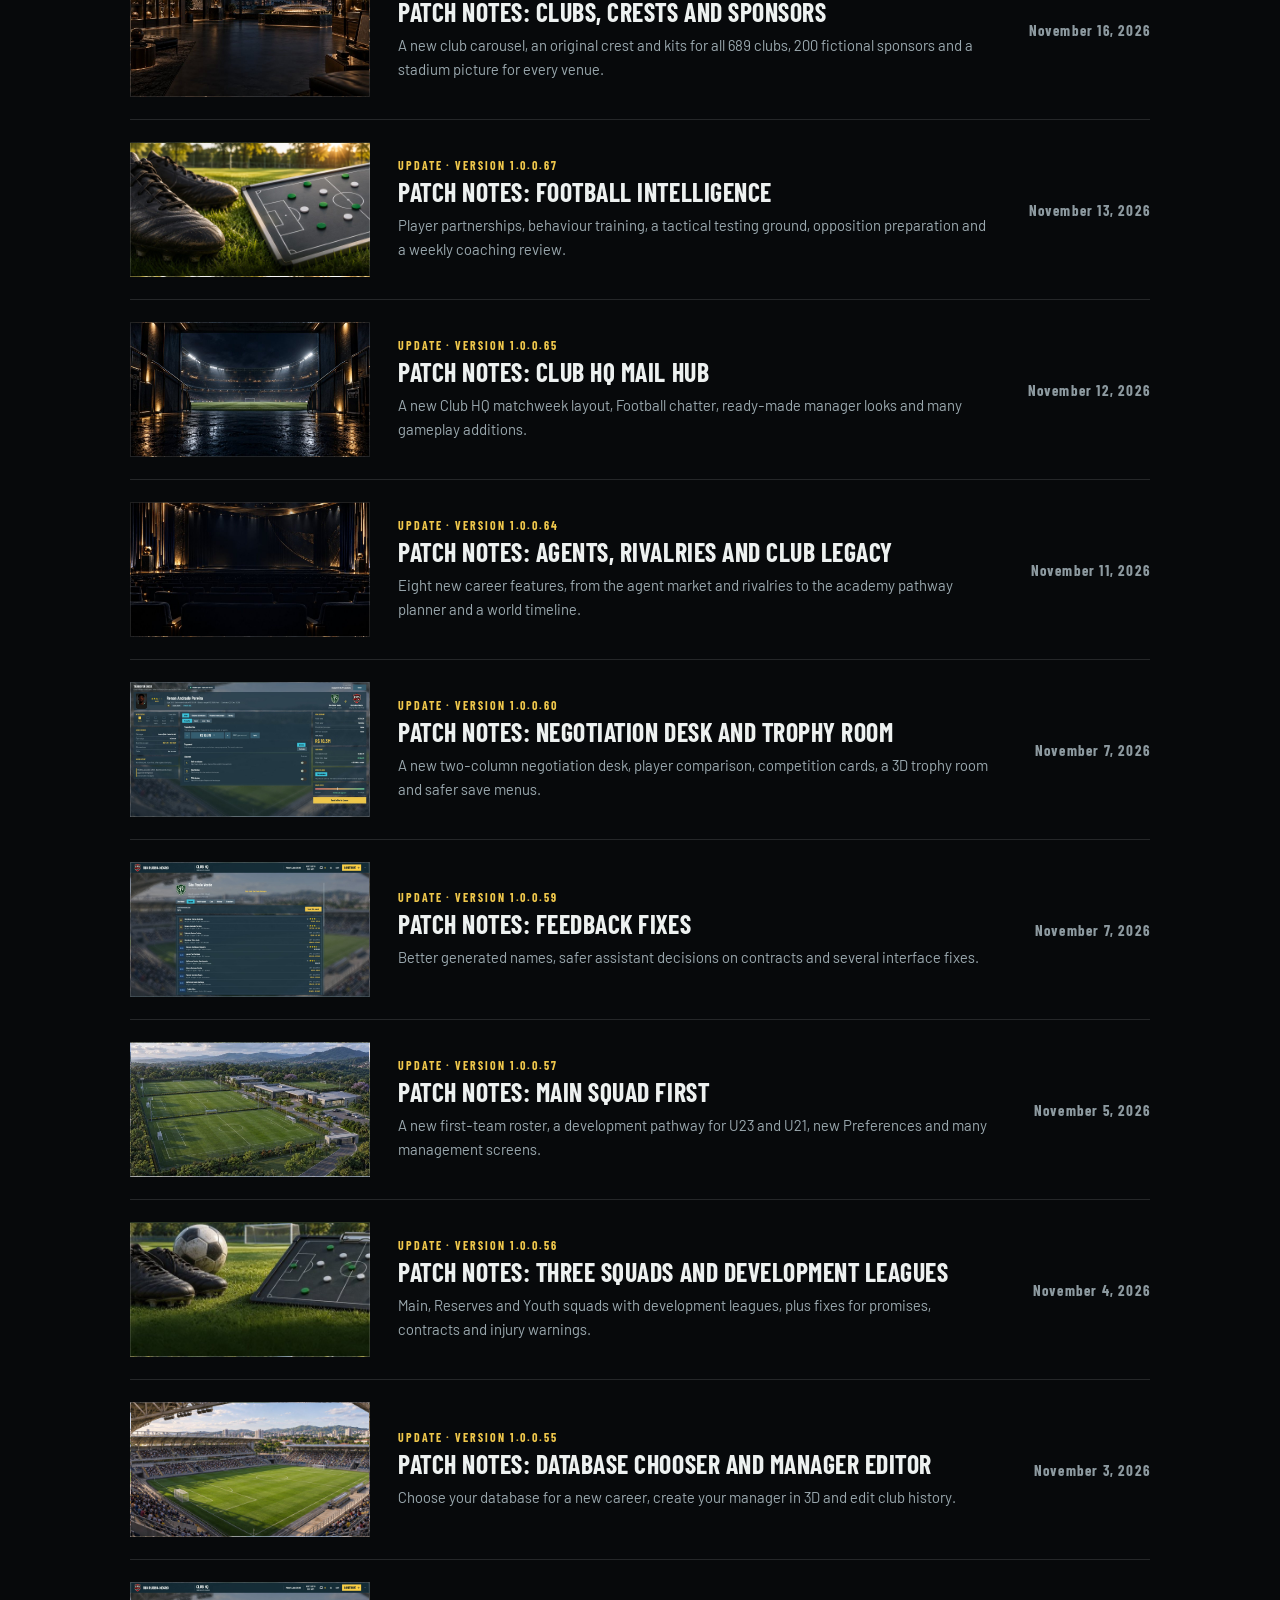
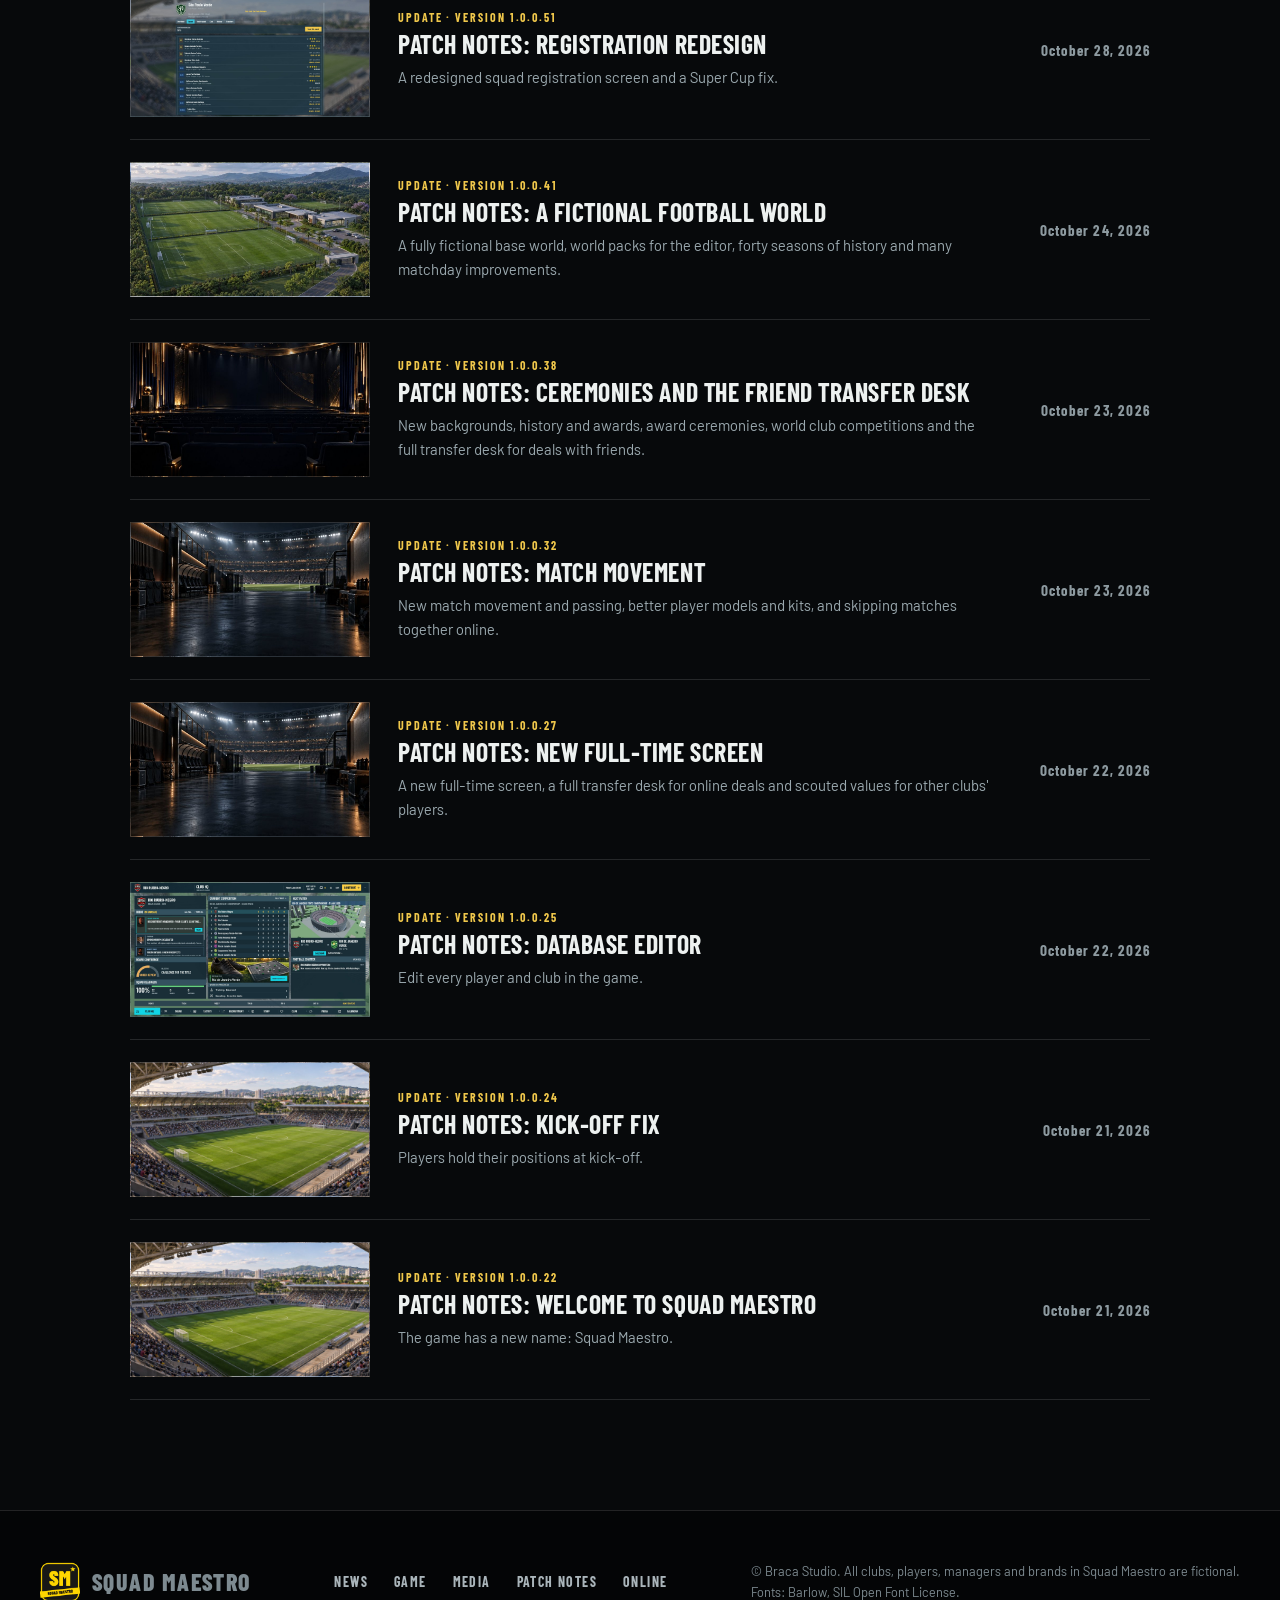
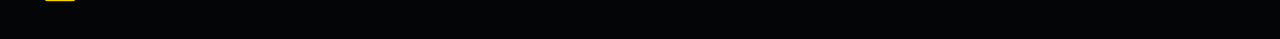
<file: patch-notes.html>
<!DOCTYPE html>
<html lang="en">
<head>
<meta charset="utf-8">
<meta name="viewport" content="width=device-width, initial-scale=1">
<title>Squad Maestro</title>
<link rel="icon" href="assets/icon.png">
<link rel="stylesheet" href="assets/site.css?v=9">
</head>
<body data-page="patch">
<main id="main"></main>
<script src="assets/data.js?v=9"></script>
<script src="assets/sub.js?v=9"></script>
</body>
</html>
</file>
<file: assets/site.css>
@font-face{font-family:Barlow;src:url(Barlow-Regular.ttf);font-weight:400}
@font-face{font-family:Barlow;src:url(Barlow-SemiBold.ttf);font-weight:600}
@font-face{font-family:BarlowC;src:url(BarlowCondensed-Bold.ttf);font-weight:700}
@font-face{font-family:BarlowC;src:url(BarlowCondensed-ExtraBold.ttf);font-weight:800}
:root{--black:#07090b;--bg:#0d1419;--navy:#13242e;--line:rgba(255,255,255,.12);--gold:#efc74b;--gold2:#c9a43a;--fg:#edf1f0;--muted:#9aa8ae;--cyan:#39c5db}
*{box-sizing:border-box;margin:0;padding:0}
html{scroll-behavior:smooth}
body{background:var(--black);color:var(--fg);font:400 16px/1.6 Barlow,Arial,sans-serif;overflow-x:hidden}
a{color:inherit;text-decoration:none}
.c{font-family:BarlowC,Arial Narrow,sans-serif;font-weight:700;text-transform:uppercase;letter-spacing:.04em}
/* top menu */
.top{position:fixed;inset:0 0 auto;z-index:20;height:72px;display:flex;align-items:center;padding:0 40px;gap:40px;background:linear-gradient(rgba(0,0,0,.75),rgba(0,0,0,0));transition:background .3s,border-color .3s;border-bottom:1px solid transparent}
.top.solid{background:rgba(7,9,11,.94);border-color:var(--line);backdrop-filter:blur(8px)}
.logo{display:flex;align-items:center;gap:12px}
.logo img{width:40px;height:40px}
.logo b{font:800 24px/1 BarlowC,sans-serif;letter-spacing:.06em}
.menu{display:flex;gap:6px;margin:0 auto}
.menu a{font:700 16px/72px BarlowC,sans-serif;letter-spacing:.08em;text-transform:uppercase;padding:0 18px;color:#d5dbde;position:relative}
.menu a::after{content:"";position:absolute;left:18px;right:18px;bottom:18px;height:2px;background:var(--gold);transform:scaleX(0);transition:transform .25s}
.menu a:hover{color:#fff}.menu a:hover::after{transform:scaleX(1)}
.cta{font:700 15px/1 BarlowC,sans-serif;letter-spacing:.08em;text-transform:uppercase;padding:13px 26px;background:linear-gradient(#f5d365,var(--gold2));color:#14110a;clip-path:polygon(10px 0,100% 0,calc(100% - 10px) 100%,0 100%);transition:filter .2s}
.cta:hover{filter:brightness(1.12)}
.ghost{font:700 15px/1 BarlowC,sans-serif;letter-spacing:.08em;text-transform:uppercase;padding:12px 26px;border:1px solid rgba(255,255,255,.4);color:#fff;transition:.2s}
.ghost:hover{border-color:var(--gold);color:var(--gold)}
/* hero */
.hero{position:relative;height:100vh;min-height:640px;overflow:hidden}
.slide{position:absolute;inset:0;opacity:0;transition:opacity 1.4s ease}
.slide.on{opacity:1}
.slide .img{position:absolute;inset:-2%;background-size:cover;background-position:center;transform:scale(1);transition:transform 9s linear}
.slide.on .img{transform:scale(1.08)}
.hero::after{content:"";position:absolute;inset:0;background:radial-gradient(ellipse at 50% 45%,rgba(0,0,0,0) 0%,rgba(0,0,0,.35) 55%,rgba(0,0,0,.85) 100%),linear-gradient(rgba(7,9,11,0) 55%,var(--black) 100%);pointer-events:none}
.hero-txt{position:absolute;z-index:2;left:0;right:0;top:50%;transform:translateY(-50%);text-align:center;padding:0 20px}
.hero-txt img{width:110px;height:110px;filter:drop-shadow(0 6px 24px rgba(0,0,0,.6))}
.hero-txt h1{font:800 clamp(56px,9vw,128px)/.9 BarlowC,sans-serif;letter-spacing:.05em;text-transform:uppercase;margin-top:18px;text-shadow:0 6px 30px rgba(0,0,0,.6)}
.hero-txt .tl{font:700 clamp(16px,1.6vw,22px)/1 BarlowC,sans-serif;letter-spacing:.42em;text-transform:uppercase;color:var(--gold);margin-top:18px}
.hero-txt p{max-width:560px;margin:22px auto 0;color:#d3dadd;font-size:18px}
.hero-txt .btns{display:flex;justify-content:center;gap:14px;margin-top:34px}
.tabs{position:absolute;z-index:3;left:50%;bottom:44px;transform:translateX(-50%);display:flex;gap:2px;width:min(1100px,92vw)}
.tab{flex:1;cursor:pointer;padding:14px 16px 12px;background:rgba(7,9,11,.55);border-top:2px solid rgba(255,255,255,.18);backdrop-filter:blur(4px);transition:.25s;position:relative;overflow:hidden}
.tab small{display:block;font:700 12px BarlowC,sans-serif;letter-spacing:.14em;color:var(--muted);text-transform:uppercase}
.tab b{font:700 17px BarlowC,sans-serif;letter-spacing:.04em;text-transform:uppercase}
.tab .p{position:absolute;left:0;top:-2px;height:2px;width:0;background:var(--gold)}
.tab.on{background:rgba(7,9,11,.82)}.tab.on small{color:var(--gold)}
.tab.on .p{animation:fill 7s linear forwards}
@keyframes fill{to{width:100%}}
.scroll{position:absolute;z-index:3;left:50%;bottom:8px;transform:translateX(-50%);font:700 11px BarlowC,sans-serif;letter-spacing:.3em;color:var(--muted)}
/* sections */
.wrap{max-width:1280px;margin:0 auto;padding:0 40px}
.sh{text-align:center;margin-bottom:44px}
.sh small{font:700 14px BarlowC,sans-serif;letter-spacing:.4em;color:var(--gold);text-transform:uppercase}
.sh h2{font:800 clamp(38px,4.6vw,64px)/1 BarlowC,sans-serif;letter-spacing:.04em;text-transform:uppercase;margin-top:8px}
.sh .dv{width:60px;height:2px;background:var(--gold);margin:18px auto 0}
.news{padding:110px 0 100px;background:linear-gradient(var(--black),var(--bg))}
.ntabs{display:flex;justify-content:center;gap:4px;margin-bottom:34px}
.ntabs button{all:unset;cursor:pointer;font:700 15px BarlowC,sans-serif;letter-spacing:.1em;text-transform:uppercase;padding:10px 22px;color:var(--muted);border-bottom:2px solid transparent}
.ntabs button.on,.ntabs button:hover{color:#fff;border-color:var(--gold)}
.cards{display:grid;grid-template-columns:repeat(4,1fr);gap:20px}
.card{background:#10181d;border:1px solid var(--line);overflow:hidden;transition:transform .3s,border-color .3s;cursor:pointer}
.card:hover{transform:translateY(-6px);border-color:rgba(239,199,75,.6)}
.card .im{height:190px;background-size:cover;background-position:center;transition:transform .5s}
.card:hover .im{transform:scale(1.06)}
.card .bd{padding:18px 20px 22px;position:relative;background:#10181d}
.card .tg{font:700 12px BarlowC,sans-serif;letter-spacing:.14em;color:var(--gold);text-transform:uppercase}
.card h3{font:700 22px/1.15 BarlowC,sans-serif;text-transform:uppercase;letter-spacing:.02em;margin:6px 0 8px}
.card p{color:var(--muted);font-size:14px}
.card .dt{font-size:12px;color:#6f7d83;margin-top:12px}
.feat{position:relative;min-height:88vh;display:flex;align-items:center;overflow:hidden;border-top:1px solid var(--line)}
.feat .bgi{position:absolute;inset:-12% 0;background-size:cover;background-position:center;will-change:transform}
.feat::before{content:"";position:absolute;inset:0;z-index:1;background:linear-gradient(90deg,rgba(7,9,11,.95) 0%,rgba(7,9,11,.7) 35%,rgba(7,9,11,0) 70%)}
.feat.r::before{background:linear-gradient(270deg,rgba(7,9,11,.95) 0%,rgba(7,9,11,.7) 35%,rgba(7,9,11,0) 70%)}
.feat .tx{position:relative;z-index:2;max-width:520px;margin-left:max(40px,calc((100vw - 1280px)/2 + 40px))}
.feat.r .tx{margin-left:auto;margin-right:max(40px,calc((100vw - 1280px)/2 + 40px))}
.feat small{font:700 14px BarlowC,sans-serif;letter-spacing:.4em;color:var(--gold)}
.feat h2{font:800 clamp(44px,5vw,76px)/.95 BarlowC,sans-serif;text-transform:uppercase;letter-spacing:.03em;margin:12px 0 20px}
.feat p{color:#cfd7da;font-size:18px}
.feat ul{list-style:none;margin-top:22px}
.feat li{padding:8px 0 8px 26px;position:relative;border-bottom:1px solid var(--line);font-size:15px;color:#dfe5e7}
.feat li::before{content:"";position:absolute;left:2px;top:17px;width:9px;height:9px;border:2px solid var(--gold);transform:rotate(45deg)}
.reveal{opacity:0;transform:translateY(40px);transition:opacity .9s ease,transform .9s ease}
.reveal.in{opacity:1;transform:none}
.stats{background:var(--bg);border-top:1px solid var(--line);border-bottom:1px solid var(--line)}
.stats .wrap{display:grid;grid-template-columns:repeat(4,1fr)}
.st{text-align:center;padding:46px 10px;border-left:1px solid var(--line)}.st:first-child{border:none}
.st b{display:block;font:800 64px/1 BarlowC,sans-serif;color:var(--gold)}
.st span{font:700 14px BarlowC,sans-serif;letter-spacing:.2em;color:var(--muted);text-transform:uppercase}
.media{padding:110px 0;background:var(--bg)}
.gal{display:grid;grid-template-columns:2fr 1fr;grid-template-rows:1fr 1fr;gap:16px;height:620px}
.gal figure{position:relative;overflow:hidden;cursor:zoom-in;border:1px solid var(--line)}
.gal figure:first-child{grid-row:span 2}
.gal img{width:100%;height:100%;object-fit:cover;transition:transform .6s}
.gal figure:hover img{transform:scale(1.05)}
.gal figcaption{position:absolute;left:0;right:0;bottom:0;padding:40px 20px 16px;background:linear-gradient(rgba(0,0,0,0),rgba(0,0,0,.85));font:700 18px BarlowC,sans-serif;letter-spacing:.08em;text-transform:uppercase}
.patch{position:relative;padding:120px 0;overflow:hidden}
.patch .bgi{position:absolute;inset:0;background:url(awards.jpg) center/cover}
.patch::before{content:"";position:absolute;inset:0;z-index:1;background:rgba(7,9,11,.82)}
.patch .wrap{position:relative;z-index:2;display:grid;grid-template-columns:360px 1fr;gap:60px;align-items:start}
.patch .v small{font:700 14px BarlowC,sans-serif;letter-spacing:.4em;color:var(--gold)}
.patch .v b{display:block;font:800 92px/1 BarlowC,sans-serif;margin:8px 0}
.patch .v p{color:var(--muted)}
.patch ol{list-style:none;counter-reset:n;display:grid;grid-template-columns:1fr 1fr;gap:0 40px}
.patch li{counter-increment:n;padding:16px 0 16px 52px;position:relative;border-bottom:1px solid var(--line);font-size:16px}
.patch li::before{content:counter(n,decimal-leading-zero);position:absolute;left:0;top:13px;font:800 26px BarlowC,sans-serif;color:var(--gold)}
.online{padding:110px 0;background:linear-gradient(var(--bg),var(--black))}
.steps{display:grid;grid-template-columns:repeat(3,1fr);gap:20px}
.step{position:relative;padding:40px 30px 34px;background:#10181d;border:1px solid var(--line);overflow:hidden}
.step i{position:absolute;right:16px;top:-8px;font:800 120px/1 BarlowC,sans-serif;font-style:normal;color:rgba(239,199,75,.08)}
.step h3{font:700 28px BarlowC,sans-serif;text-transform:uppercase;letter-spacing:.03em;margin-bottom:8px}
.step p{color:var(--muted)}
.step::after{content:"";position:absolute;left:0;top:0;width:44px;height:3px;background:var(--gold)}
footer{background:#040506;border-top:1px solid var(--line);padding:50px 0 36px;color:#7d8a90;font-size:13px}
footer .wrap{display:flex;justify-content:space-between;align-items:center;gap:30px;flex-wrap:wrap}
footer .fl{display:flex;gap:26px}
footer .fl a{font:700 14px BarlowC,sans-serif;letter-spacing:.1em;text-transform:uppercase;color:#aab5ba}
footer .fl a:hover{color:var(--gold)}
.lb{position:fixed;inset:0;background:rgba(0,0,0,.9);display:none;align-items:center;justify-content:center;z-index:50;cursor:zoom-out}
.lb img{max-width:94vw;max-height:90vh}
@media(max-width:1000px){.menu{display:none}.cards{grid-template-columns:1fr 1fr}.steps{grid-template-columns:1fr}.stats .wrap{grid-template-columns:1fr 1fr}.gal{grid-template-columns:1fr;grid-template-rows:auto;height:auto}.gal figure:first-child{grid-row:auto}.patch .wrap{grid-template-columns:1fr}.patch ol{grid-template-columns:1fr}.tabs{display:none}.feat .bgi{inset:0;transform:none!important}.top{padding:0 20px}.wrap{padding:0 20px}}
@media(max-width:600px){.cards{grid-template-columns:1fr}.top .cta{display:none}}
/* sub pages */
.menu a.cur{color:#fff}.menu a.cur::after{transform:scaleX(1)}
.sub-hero{position:relative;height:420px;display:flex;align-items:flex-end;overflow:hidden}
.sub-hero .img{position:absolute;inset:0;background-size:cover;background-position:center;animation:kb 14s ease-out forwards}
@keyframes kb{from{transform:scale(1.12)}to{transform:scale(1)}}
.sub-hero::after{content:"";position:absolute;inset:0;background:linear-gradient(rgba(7,9,11,.55),rgba(7,9,11,.35) 40%,var(--black))}
.sub-hero .wrap{position:relative;z-index:2;width:100%;padding-bottom:46px}
.crumb{font:700 13px BarlowC,sans-serif;letter-spacing:.2em;text-transform:uppercase;color:var(--muted)}
.crumb a:hover{color:var(--gold)}.crumb i{font-style:normal;margin:0 10px;color:var(--gold)}
.sub-hero h1{font:800 clamp(44px,6vw,84px)/.95 BarlowC,sans-serif;text-transform:uppercase;letter-spacing:.03em;margin-top:12px}
.sub-hero p{color:#cfd7da;font-size:18px;max-width:640px;margin-top:12px}
.board{max-width:1100px;margin:0 auto;padding:40px 40px 110px}
.btabs{display:flex;gap:4px;border-bottom:1px solid var(--line);margin-bottom:8px}
.btabs button{all:unset;cursor:pointer;font:700 16px BarlowC,sans-serif;letter-spacing:.1em;text-transform:uppercase;padding:14px 22px;color:var(--muted);border-bottom:2px solid transparent;margin-bottom:-1px}
.btabs button.on,.btabs button:hover{color:#fff;border-color:var(--gold)}
.row{display:grid;grid-template-columns:240px 1fr 130px;gap:28px;align-items:center;padding:22px 0;border-bottom:1px solid var(--line);transition:background .25s}
.row:hover{background:rgba(239,199,75,.04)}
.row .th{height:135px;background-size:cover;background-position:center;border:1px solid var(--line);transition:border-color .25s}
.row:hover .th{border-color:rgba(239,199,75,.6)}
.row .tg{font:700 12px BarlowC,sans-serif;letter-spacing:.16em;color:var(--gold);text-transform:uppercase}
.row h3{font:700 26px/1.1 BarlowC,sans-serif;text-transform:uppercase;letter-spacing:.02em;margin:6px 0}
.row:hover h3{color:var(--gold)}
.row p{color:var(--muted);font-size:15px}
.row .dt{text-align:right;font:700 15px BarlowC,sans-serif;letter-spacing:.08em;color:#8d9aa0}
.art{max-width:900px;margin:0 auto;padding:10px 40px 90px}
.meta{display:flex;gap:18px;align-items:center;padding:22px 0;border-bottom:1px solid var(--line);margin-bottom:30px;font:700 14px BarlowC,sans-serif;letter-spacing:.12em;text-transform:uppercase;color:var(--muted)}
.meta .tg{color:#14110a;background:var(--gold);padding:5px 12px}
.lead{font-size:20px;color:#e3e8ea;margin-bottom:30px}
.art .hero-img{width:100%;aspect-ratio:16/7;object-fit:cover;border:1px solid var(--line);margin-bottom:34px}
.art h2{font:800 30px/1.1 BarlowC,sans-serif;text-transform:uppercase;letter-spacing:.03em;margin:38px 0 14px;padding-left:16px;border-left:4px solid var(--gold)}
.art p{color:#cfd7da;font-size:17px}
.art ul{list-style:none}
.art li{padding:11px 0 11px 30px;position:relative;border-bottom:1px solid var(--line);color:#dfe5e7}
.art li::before{content:"";position:absolute;left:4px;top:20px;width:9px;height:9px;border:2px solid var(--gold);transform:rotate(45deg)}
.pn{display:grid;grid-template-columns:1fr 1fr;gap:16px;margin-top:60px}
.pn a{display:block;padding:20px 22px;background:#10181d;border:1px solid var(--line);transition:border-color .25s}
.pn a:hover{border-color:var(--gold)}
.pn small{font:700 12px BarlowC,sans-serif;letter-spacing:.16em;color:var(--gold);text-transform:uppercase}
.pn b{display:block;font:700 20px BarlowC,sans-serif;text-transform:uppercase;margin-top:4px}
.pn .nx{text-align:right}
.back{display:inline-block;margin-top:40px}
.rel{margin-top:60px}.rel>small{font:700 14px BarlowC,sans-serif;letter-spacing:.3em;color:var(--gold)}
.rel .cards{grid-template-columns:repeat(2,1fr);margin-top:16px}
.fgrid{display:grid;grid-template-columns:repeat(2,1fr);gap:20px}
.fcard{position:relative;height:340px;overflow:hidden;border:1px solid var(--line)}
.fcard .im{position:absolute;inset:0;background-size:cover;background-position:center;transition:transform .6s}
.fcard:hover .im{transform:scale(1.06)}
.fcard::after{content:"";position:absolute;inset:0;background:linear-gradient(rgba(7,9,11,0) 30%,rgba(7,9,11,.92))}
.fcard .tx{position:absolute;z-index:2;left:26px;right:26px;bottom:24px}
.fcard small{font:700 13px BarlowC,sans-serif;letter-spacing:.3em;color:var(--gold);text-transform:uppercase}
.fcard h3{font:800 34px/1 BarlowC,sans-serif;text-transform:uppercase;margin:6px 0}
.fcard p{color:#cfd7da;font-size:15px}
.mgrid{display:grid;grid-template-columns:repeat(3,1fr);gap:16px}
.mgrid figure{position:relative;aspect-ratio:16/10;overflow:hidden;cursor:zoom-in;border:1px solid var(--line)}
.mgrid img{width:100%;height:100%;object-fit:cover;transition:transform .6s}
.mgrid figure:hover img{transform:scale(1.05)}
.mgrid figcaption{position:absolute;left:0;right:0;bottom:0;padding:30px 16px 12px;background:linear-gradient(rgba(0,0,0,0),rgba(0,0,0,.85));font:700 16px BarlowC,sans-serif;letter-spacing:.08em;text-transform:uppercase}
.more{display:inline-block;margin-top:26px}
a.st{display:block;transition:background .25s}a.st:hover{background:rgba(239,199,75,.05)}
@media(max-width:1000px){.row{grid-template-columns:140px 1fr}.row .dt{grid-column:2;text-align:left}.row .th{height:90px}.fgrid,.mgrid,.rel .cards,.pn{grid-template-columns:1fr}.board,.art{padding-left:20px;padding-right:20px}}
</file>
